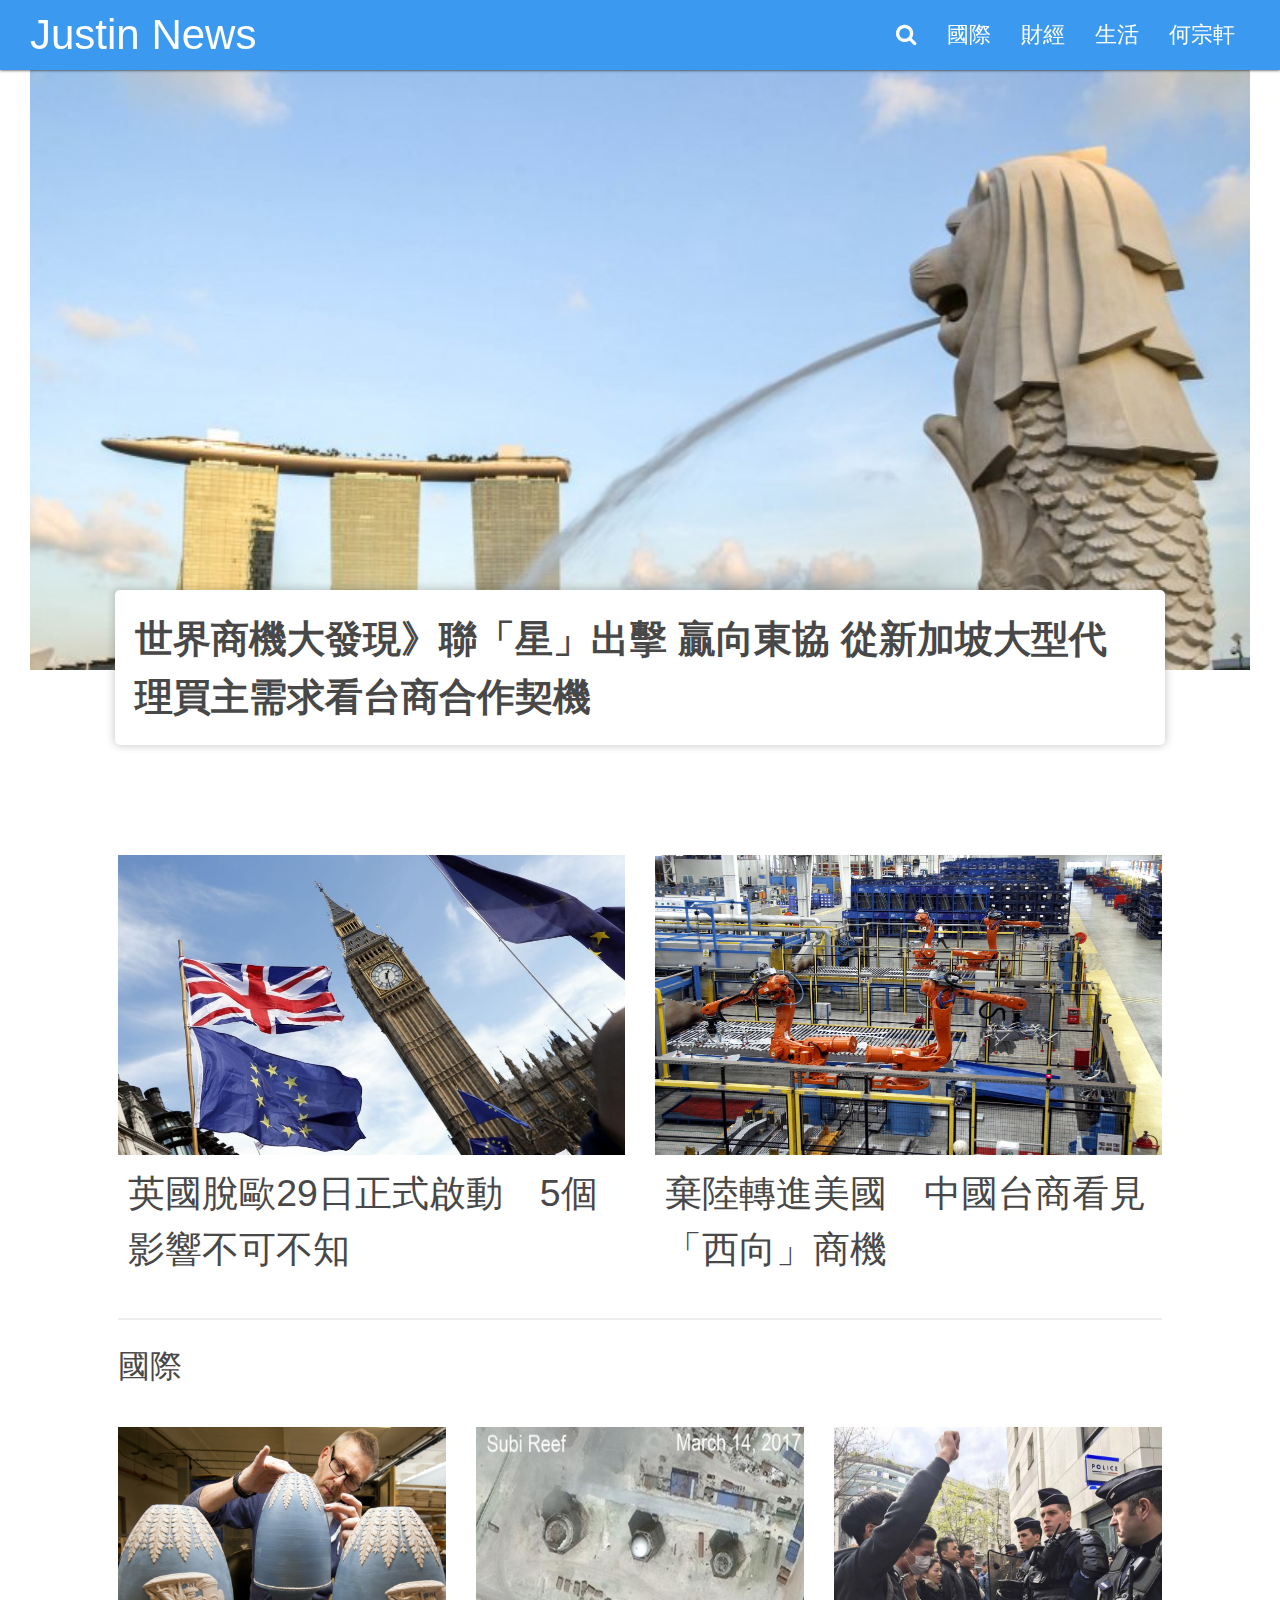
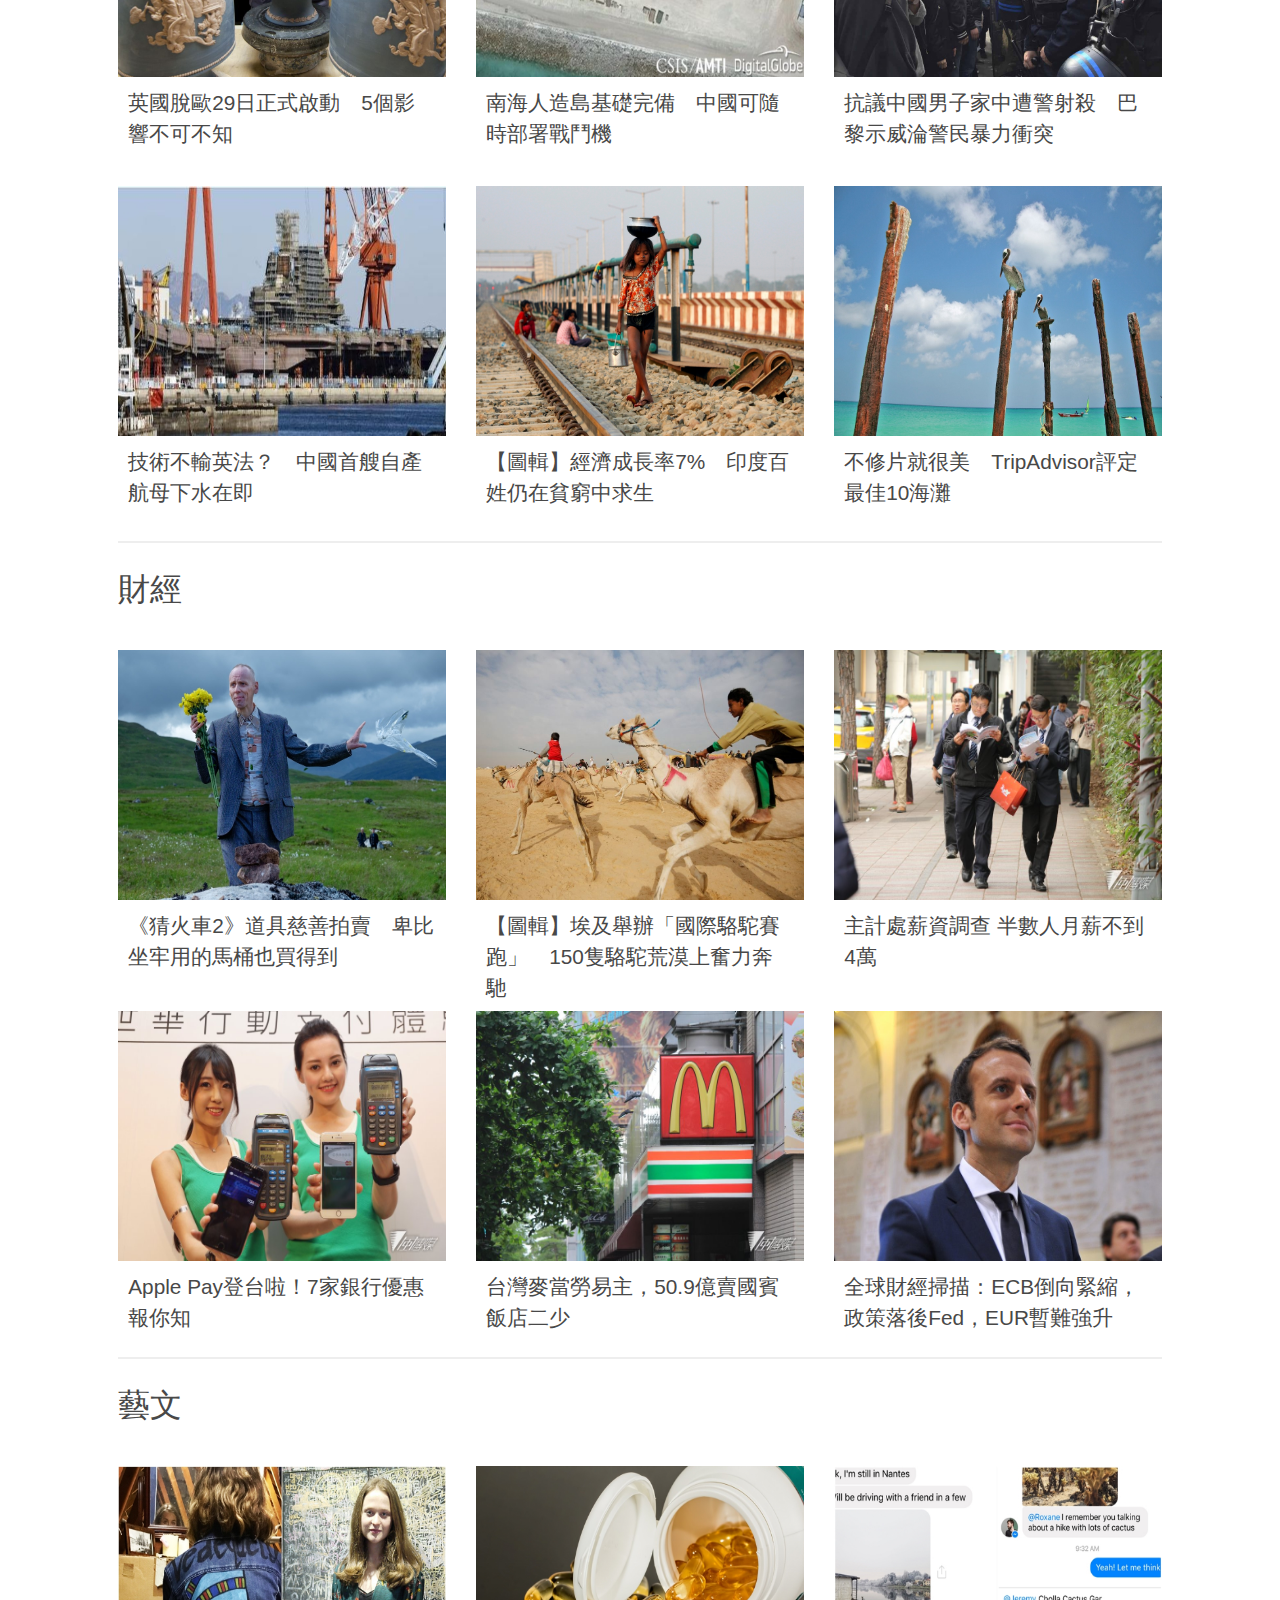
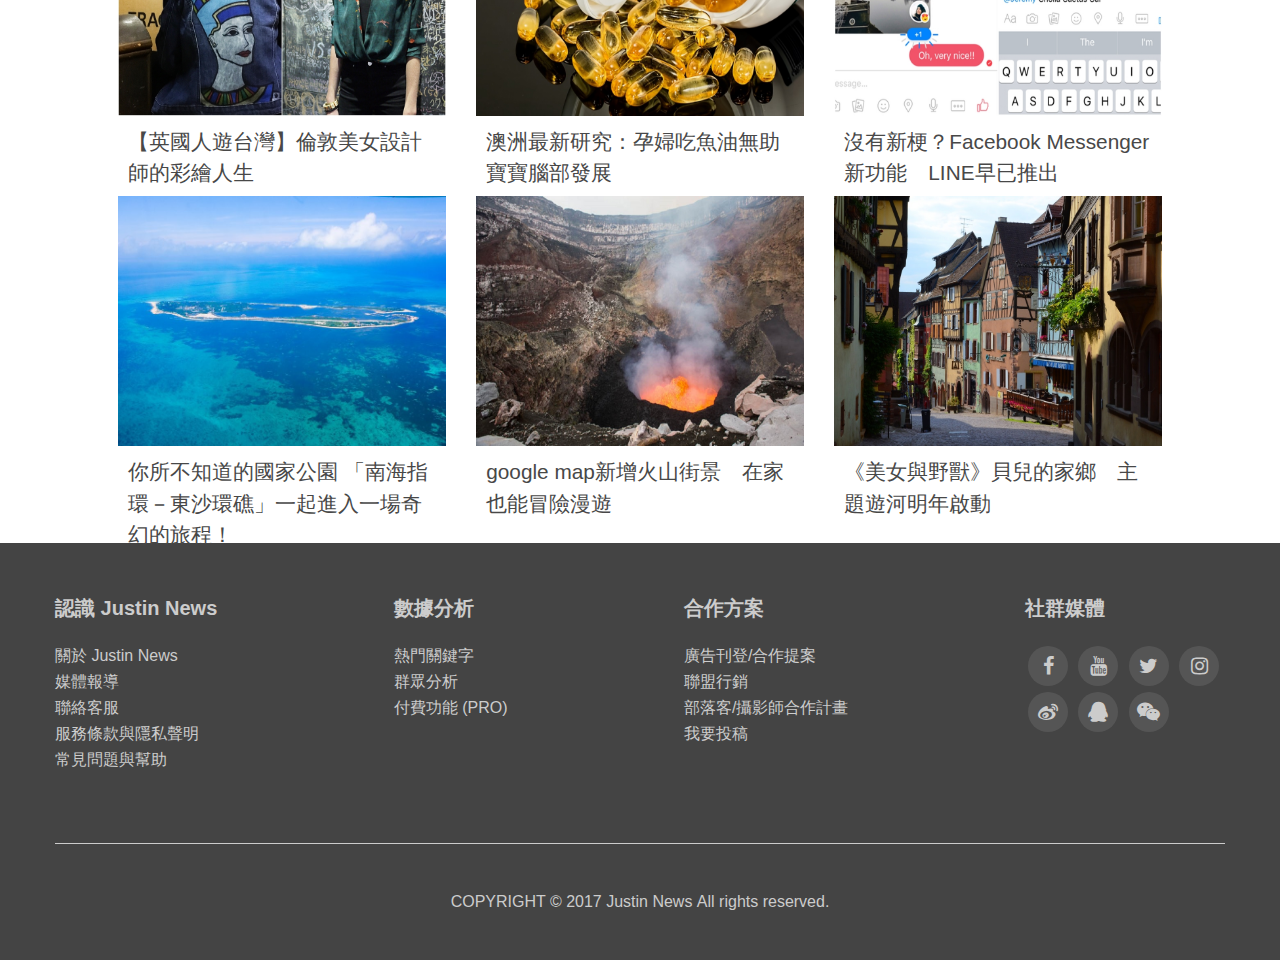
<file: index.html>
<!DOCTYPE html>
<html>
  <head>
    <meta charset="utf-8">
    <meta lang="zh">
    <meta name="viewport" content="width=device-width, initial-scale=1.0">
    <title>Justin News</title>
    <link rel="stylesheet" href="css/reset.css">
    <link rel="stylesheet" href="css/font-awesome.min.css">
    <link rel="stylesheet" href="css/main.css">
  </head>

  <body>

    <header>
      <a class="logo" href="">Justin News</a>
      <nav>
        <!-- 搜尋按鈕 -->
        <a id="btn_search" href="#"><i class="fa fa-search" aria-hidden="true"></i></a>
        <!-- 選單按鈕 -->
        <a class="show-in-mweb" href="#"><i class="fa fa-reorder" aria-hidden="true"></i></a>
        <a class="disable-in-mweb" href="#">國際</a>
        <a class="disable-in-mweb" href="#">財經</a>
        <a class="disable-in-mweb" href="#">生活</a>
        <a id="btn_navLogin" class="disable-in-mweb" href="#">登入</a>
        <a id="btn_navSignup" class="disable-in-mweb" href="#">註冊</a>
        <a class="disable-in-mweb" href="">何宗軒</a>
      </nav>
    </header>

    <!-- Content -->
    <div class="content">

      <section>
        <!-- Slider Bar -->
        <div id="slideBar" class="slider-bar">
          <div class="slider-bar-image-clip-box">
            <img src="./asset/main-page/img01.jpg">
          </div>
          <div class="slider-bar-title">世界商機大發現》聯「星」出擊 贏向東協 從新加坡大型代理買主需求看台商合作契機</div>
        </div>
      </section>

      <!-- Article -->
      <section class="index-section">
        <div id="hotNews" class="news-list">
          <div class="row-2">
            <a href="">
              <img src="./asset/main-page/img02.jpg">
              <div class="news-list-figcaption">英國脫歐29日正式啟動　5個影響不可不知</div>
            </a>
          </div>
          <div class="row-2">
            <a href="">
              <img src="./asset/main-page/img03.jpg">
              <div class="news-list-figcaption">棄陸轉進美國　中國台商看見「西向」商機</div>
            </a>
          </div>
        </div>
      </section>

      <section class="index-section">
        <h2><a href="">國際</a></h2>
        <div id="indexSection_Channel1" class="news-list">
          <div class="row-3">
            <a href="">
              <img src="./asset/main-page/img04.jpg">
              <div class="news-list-figcaption">英國脫歐29日正式啟動　5個影響不可不知</div>
            </a>
          </div>
          <div class="row-3">
            <a href="">
              <img src="./asset/main-page/img05.jpg">
              <div class="news-list-figcaption">南海人造島基礎完備　中國可隨時部署戰鬥機</div>
            </a>
          </div>
          <div class="row-3">
            <a href="">
              <img src="./asset/main-page/img06.jpg">
              <div class="news-list-figcaption">抗議中國男子家中遭警射殺　巴黎示威淪警民暴力衝突</div>
            </a>
          </div>
          <div class="row-3">
            <a href="">
              <img src="./asset/main-page/img07.jpg">
              <div class="news-list-figcaption">技術不輸英法？　中國首艘自產航母下水在即</div>
            </a>
          </div>
          <div class="row-3">
            <a href="">
              <img src="./asset/main-page/img08.jpg">
              <div class="news-list-figcaption">【圖輯】經濟成長率7%　印度百姓仍在貧窮中求生</div>
            </a>
          </div>
          <div class="row-3">
            <a href="">
              <img src="./asset/main-page/img09.jpg">
              <div class="news-list-figcaption">不修片就很美　TripAdvisor評定最佳10海灘</div>
            </a>
          </div>
        </div>
      </section>

      <section class="index-section">
        <h2><a href="">財經</a></h2>
        <div id="indexSection_Channel2" class="news-list">
          <div class="row-3">
            <a href="">
              <img src="./asset/main-page/img10.jpg">
              <div class="news-list-figcaption">《猜火車2》道具慈善拍賣　卑比坐牢用的馬桶也買得到</div>
            </a>
          </div>
          <div class="row-3">
            <a href="">
              <img src="./asset/main-page/img11.jpg">
              <div class="news-list-figcaption">【圖輯】埃及舉辦「國際駱駝賽跑」　150隻駱駝荒漠上奮力奔馳</div>
            </a>
          </div>
          <div class="row-3">
            <a href="">
              <img src="./asset/main-page/img12.jpg">
              <div class="news-list-figcaption">主計處薪資調查 半數人月薪不到4萬</div>
            </a>
          </div>
          <div class="row-3">
            <a href="">
              <img src="./asset/main-page/img13.jpg">
              <div class="news-list-figcaption">Apple Pay登台啦！7家銀行優惠報你知</div>
            </a>
          </div>
          <div class="row-3">
            <a href="">
              <img src="./asset/main-page/img14.jpg">
              <div class="news-list-figcaption">台灣麥當勞易主，50.9億賣國賓飯店二少</div>
            </a>
          </div>
          <div class="row-3">
            <a href="">
              <img src="./asset/main-page/img15.jpg">
              <div class="news-list-figcaption">全球財經掃描：ECB倒向緊縮，政策落後Fed，EUR暫難強升</div>
            </a>
          </div>
        </div>
      </section>

      <section class="index-section">
        <h2><a href="">藝文</a></h2>
        <div id="indexSection_Channel3" class="news-list">
          <div class="row-3">
            <a href="">
              <img src="./asset/main-page/img16.jpg">
              <div class="news-list-figcaption">【英國人遊台灣】倫敦美女設計師的彩繪人生</div>
            </a>
          </div>
          <div class="row-3">
            <a href="">
              <img src="./asset/main-page/img17.jpg">
              <div class="news-list-figcaption">澳洲最新研究：孕婦吃魚油無助寶寶腦部發展</div>
            </a>
          </div>
          <div class="row-3">
            <a href="">
              <img src="./asset/main-page/img18.jpg">
              <div class="news-list-figcaption">沒有新梗？Facebook Messenger新功能　LINE早已推出</div>
            </a>
          </div>
          <div class="row-3">
            <a href="">
              <img src="./asset/main-page/img19.jpg">
              <div class="news-list-figcaption">你所不知道的國家公園 「南海指環－東沙環礁」一起進入一場奇幻的旅程！</div>
            </a>
          </div>
          <div class="row-3">
            <a href="">
              <img src="./asset/main-page/img20.jpg">
              <div class="news-list-figcaption">google map新增火山街景　在家也能冒險漫遊</div>
            </a>
          </div>
          <div class="row-3">
            <a href="">
              <img src="./asset/main-page/img21.jpg">
              <div class="news-list-figcaption">《美女與野獸》貝兒的家鄉　主題遊河明年啟動</div>
            </a>
          </div>
        </div>
      </section>
      <!-- Article End -->

    </div>

    <footer>
      <div class="footer-section-main">
        <div>
          <h1>認識 Justin News</h1>
          <ul>
            <li><a href="#">關於 Justin News</a></li>
            <li><a href="#">媒體報導</a></li>
            <li><a href="#">聯絡客服</a></li>
            <li><a href="#">服務條款與隱私聲明</a></li>
            <li><a href="#">常見問題與幫助</a></li>
          </ul>
        </div>
        <div>
          <h1>數據分析</h1>
          <ul>
            <li><a href="#">熱門關鍵字</a></li>
            <li><a href="#">群眾分析</a></li>
            <li><a href="#">付費功能 (PRO)</a></li>
          </ul>
        </div>
        <div>
          <h1>合作方案</h1>
          <ul>
            <li><a href="#">廣告刊登/合作提案</a></li>
            <li><a href="#">聯盟行銷</a></li>
            <li><a href="#">部落客/攝影師合作計畫</a></li>
            <li><a href="#">我要投稿</a></li>
          </ul>
        </div>
        <div>
          <h1>社群媒體</h1>
          <a href="#"><div class="button-social-media-share background-dark-gray"><i class="fa fa-facebook" aria-hidden="true"></i></div></a>
          <a href="#"><div class="button-social-media-share background-dark-gray"><i class="fa fa-youtube" aria-hidden="true"></i></div></a>
          <a href="#"><div class="button-social-media-share background-dark-gray"><i class="fa fa-twitter" aria-hidden="true"></i></div></a>
          <a href="#"><div class="button-social-media-share background-dark-gray"><i class="fa fa-instagram" aria-hidden="true"></i></div></a>
          <a href="#"><div class="button-social-media-share background-dark-gray"><i class="fa fa-weibo" aria-hidden="true"></i></div></a>
          <a href="#"><div class="button-social-media-share background-dark-gray"><i class="fa fa-qq" aria-hidden="true"></i></div></a>
          <a href="#"><div class="button-social-media-share background-dark-gray"><i class="fa fa-wechat" aria-hidden="true"></i></div></a>
        </div>
      </div>
      <div class="footer-section-legal-declaration">
        <div>COPYRIGHT © 2017 Justin News</div>
        <div>&nbsp;All rights reserved.</div>
      </div>
    </footer>

    <!-- Mobile Menu Bar -->
    <nav>
      <ul>
        <li class="menu-bar-item">
            <a href="">頻道
              <i class="fa fa-angle-down" aria-hidden="true"></i>
            </a>
          <ul class="menu-bar-inner-layer">
            <li class="menu-bar-item">
              <a href="">國際</a>
            </li>
            <li class="menu-bar-item">
              <a href="">財經</a>
            </li>
            <li class="menu-bar-item">
              <a href="">生活</a>
            </li>
          </ul>
        </li>
        <li class="menu-bar-item">
          <a href="">註冊</a>
        </li>
        <li class="menu-bar-item">
          <a href="">登入</a>
        </li>
        <li class="menu-bar-item">
          <a href="">登出</a>
        </li>
      </ul>
    </nav>

    <!-- Search Bar -->
    <div id="searchBar" class="search-box-background">
      <div class="search-box">
        <div class="input-box custom-search-bar">
          <i class="fa fa-search" aria-hidden="true"></i>
          <input type="text" placeholder="請輸入關鍵字">
        </div>
        <div class="search-keyword-area">
          <a class="label-hot-keyword" href="">亞投行</a>
          <a class="label-hot-keyword" href="">倫敦恐攻</a>
          <a class="label-hot-keyword" href="">南海</a>
          <a class="label-hot-keyword" href="">台灣美食</a>
          <a class="label-hot-keyword" href="">川普</a>
          <a class="label-hot-keyword" href="">兩岸</a>
          <a class="label-hot-keyword" href="">薩德</a>
          <a class="label-hot-keyword" href="">出雲號</a>
        </div>
        <a href="" class="custom-button">搜尋</a>
      </div>
    </div>

    <!-- Popup Dialog Login-->
    <div class="dialog-box-background">
      <div class="dialog-box">
        <a href="" class="custom-close-dialog-button"><i class="fa fa-times fa-2x" aria-hidden="true"></i></a>
        <h1>登入</h1>
        <div class="dialog-content">
          <div>
            <div class="input-box input-box-light">
              <i class="fa fa-envelope fa-fw" aria-hidden="true"></i>
              <input type="email" placeholder="電子郵件">
            </div>
          </div>
          <div>
            <div class="input-box input-box-light">
              <i class="fa fa-lock fa-fw" aria-hidden="true"></i>
              <input type="password" placeholder="密碼">
            </div>
          </div>
          <div class="forget-password">
            <a href="">忘記密碼?</a>
          </div>
        </div>
        <a href="" class="custom-button">登入</a>
        <div class="custom-horizontal-line">
          <span>快速登入</span>
        </div>
        <a href="" class="custom-button fb-login"><i class="fa fa-facebook" aria-hidden="true"></i>Facebook</a>
      </div>
    </div>

    <!-- Popup Dialog Message -->
    <div class="dialog-box-background">
      <div class="dialog-box">
        <a href="" class="custom-close-dialog-button"><i class="fa fa-times fa-2x" aria-hidden="true"></i></a>
        <h1>註冊成功</h1>
        <div class="dialog-content">恭喜您註冊成功，成為 Justin News 的會員！<br>請點選下方按鈕登入網站，已確認帳號及密碼。</div>
        <a href="" class="custom-button">登入</a>
      </div>
    </div>

    <script src="./js/app.js"></script>
  </body>
</html>
</file>
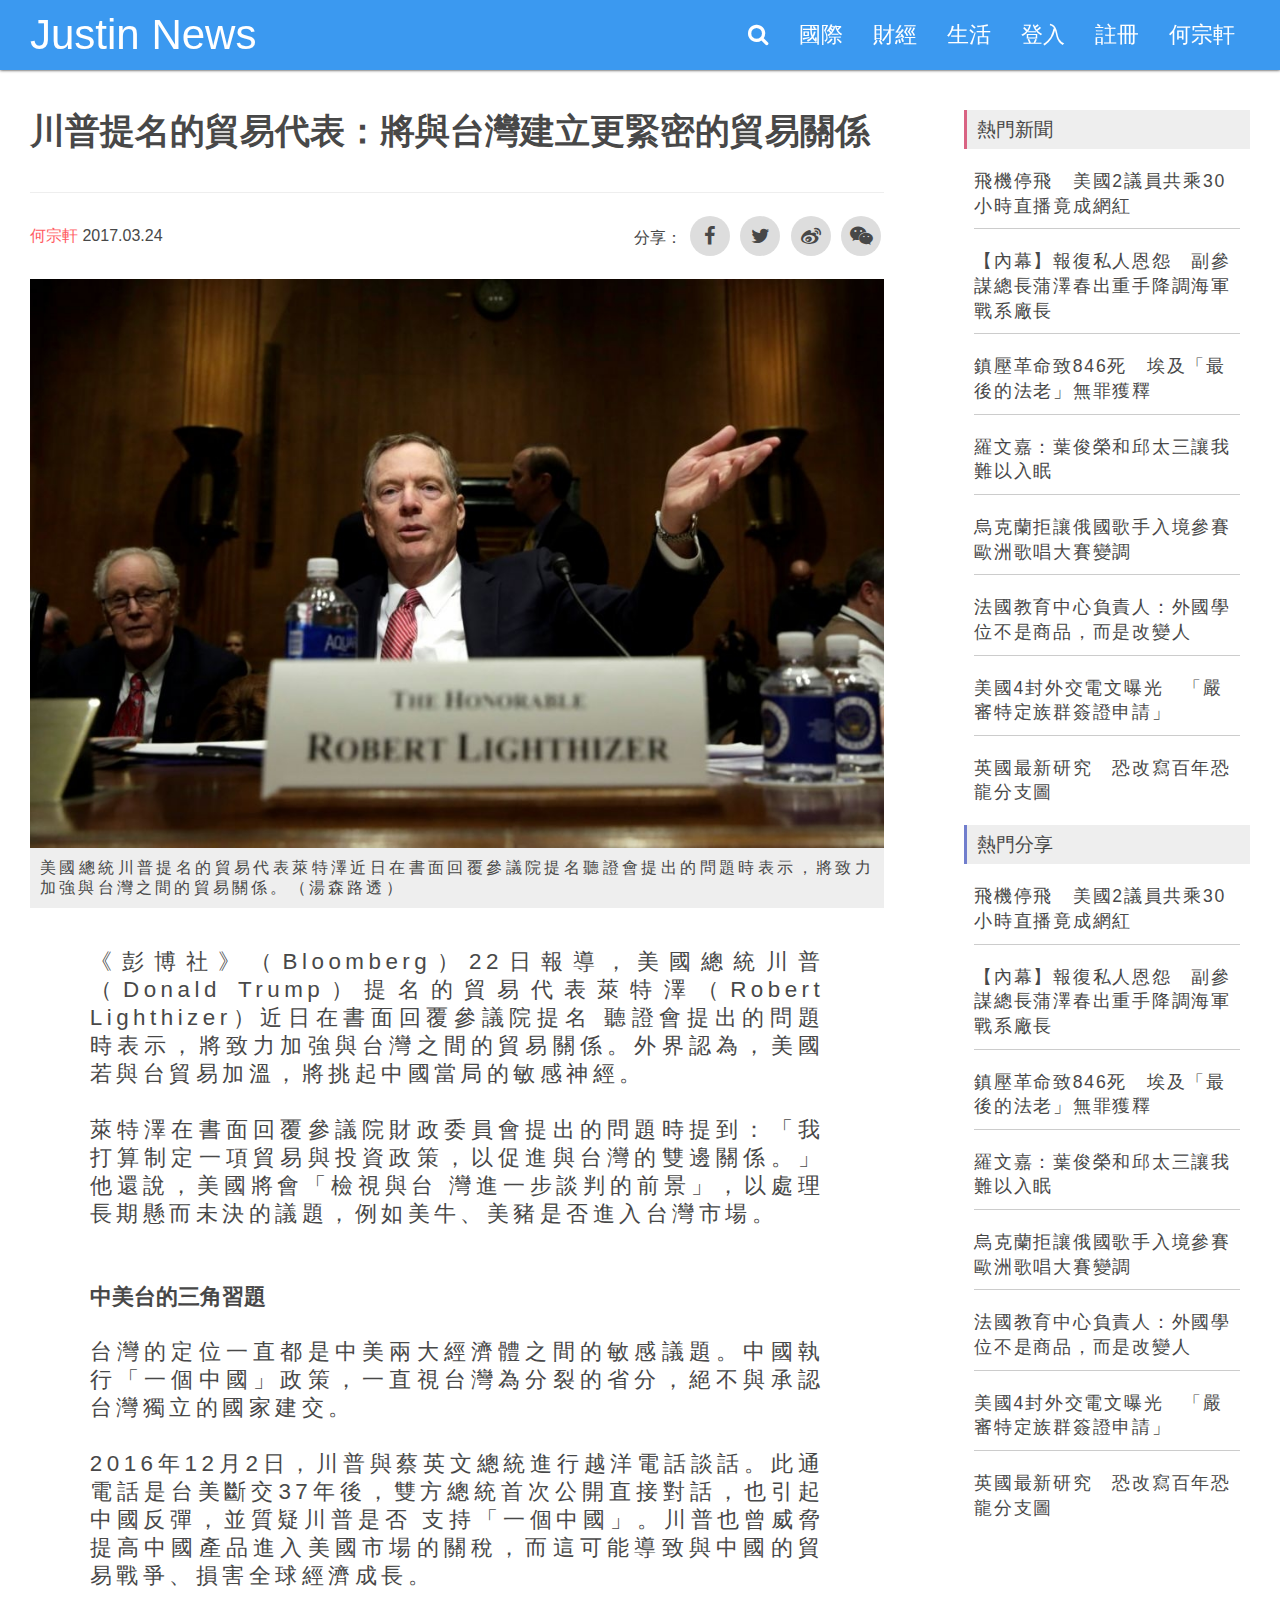
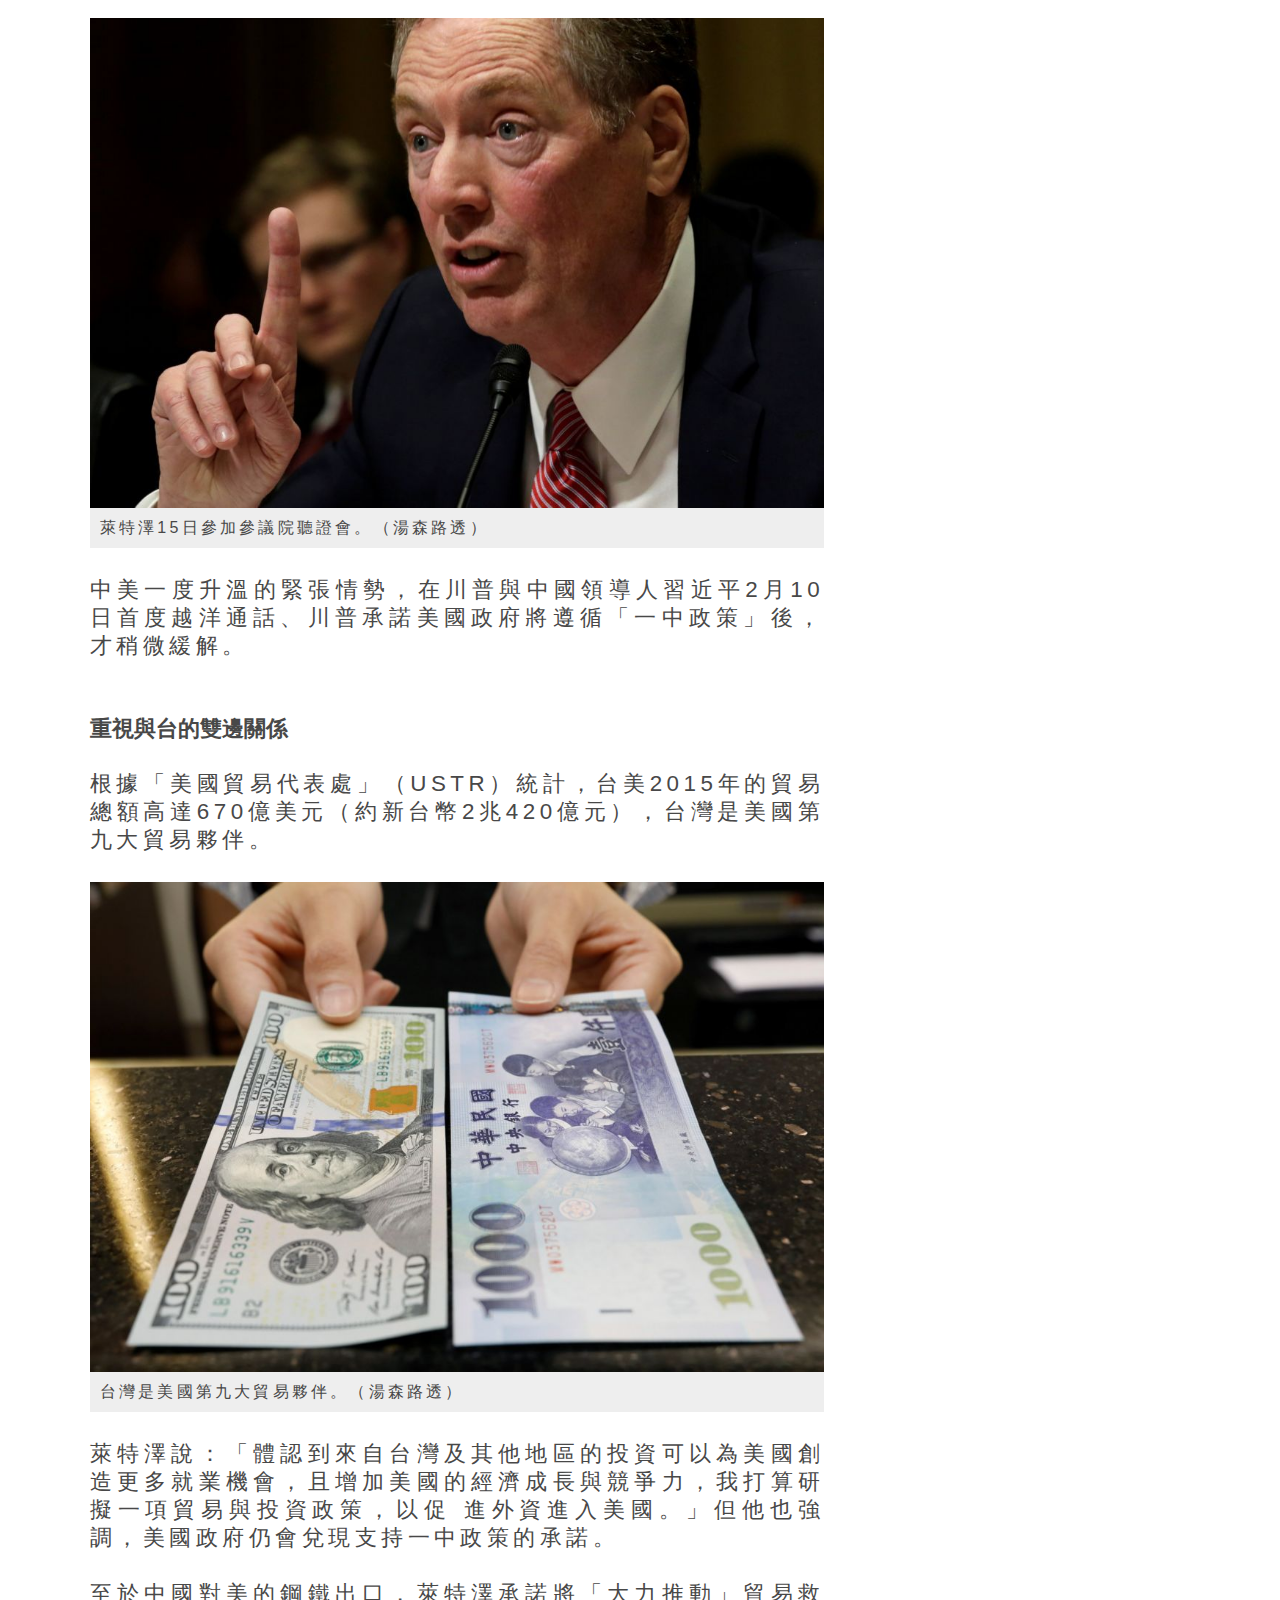
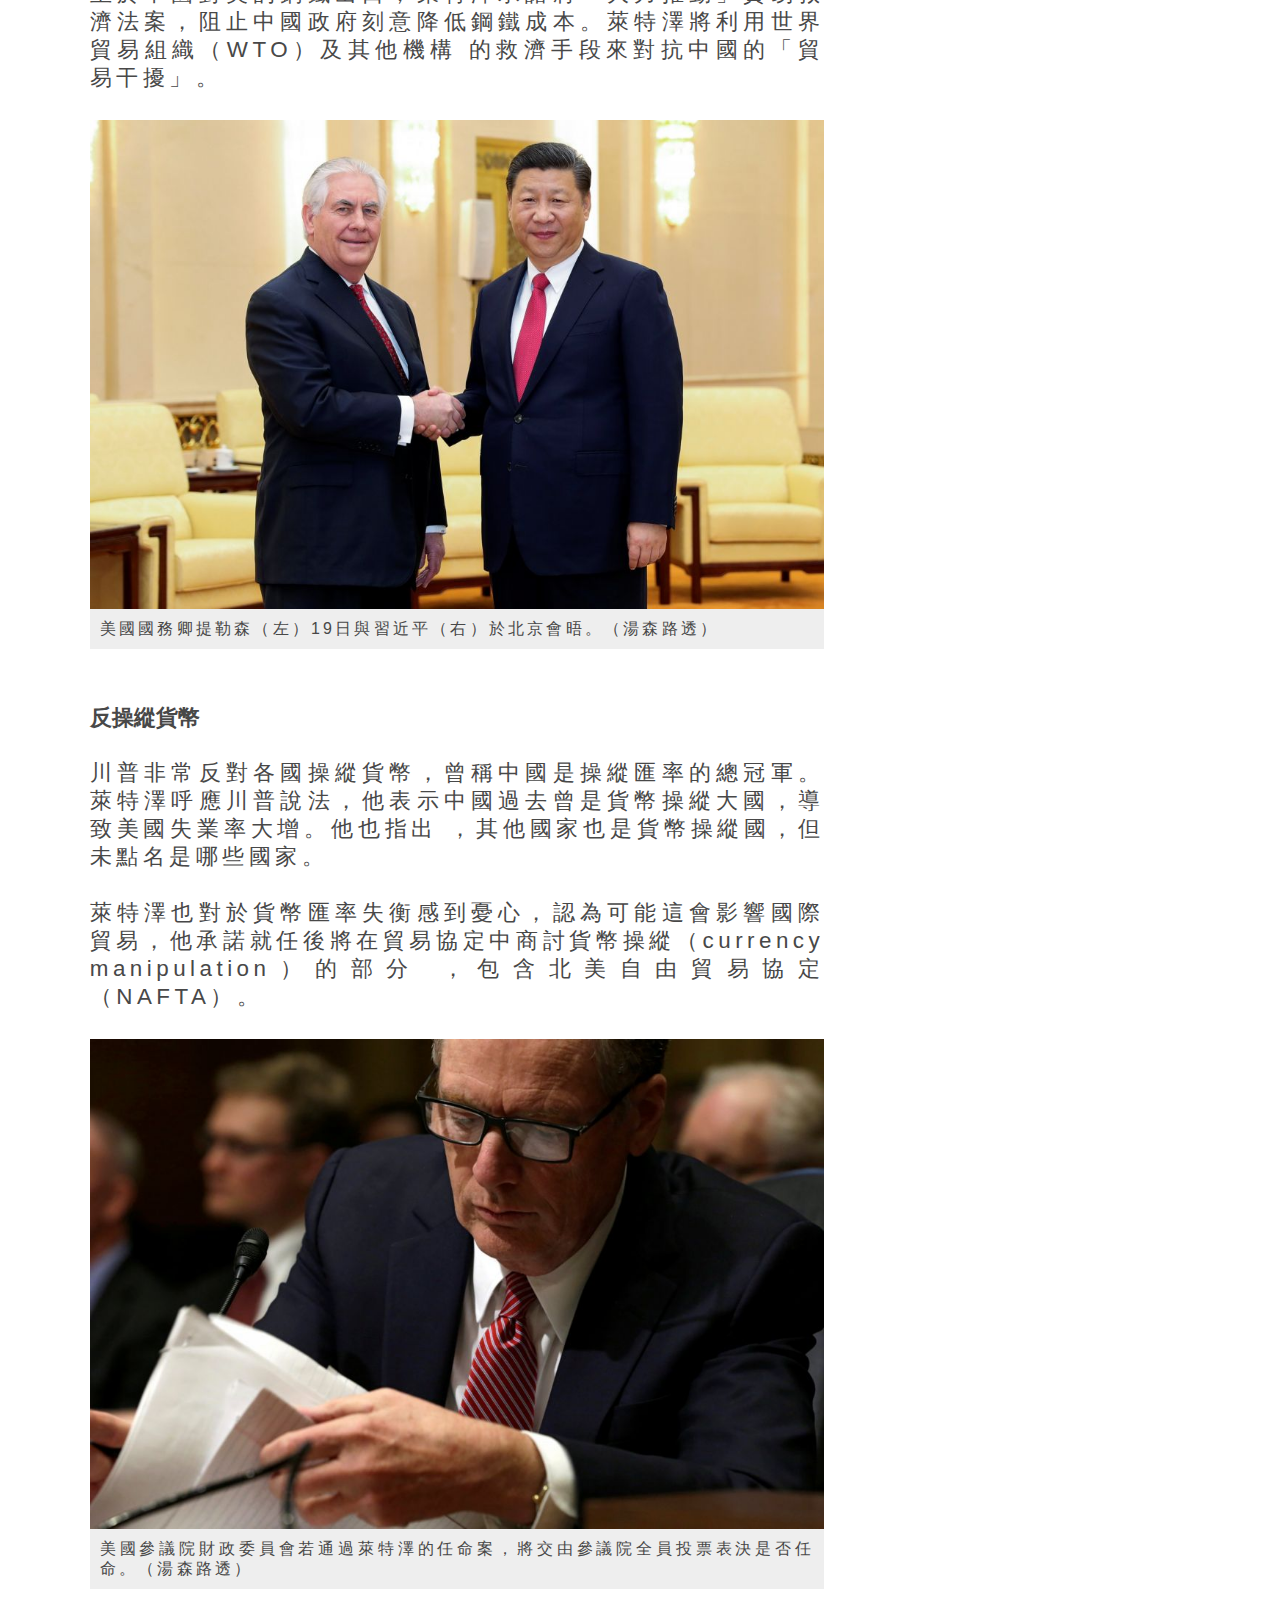
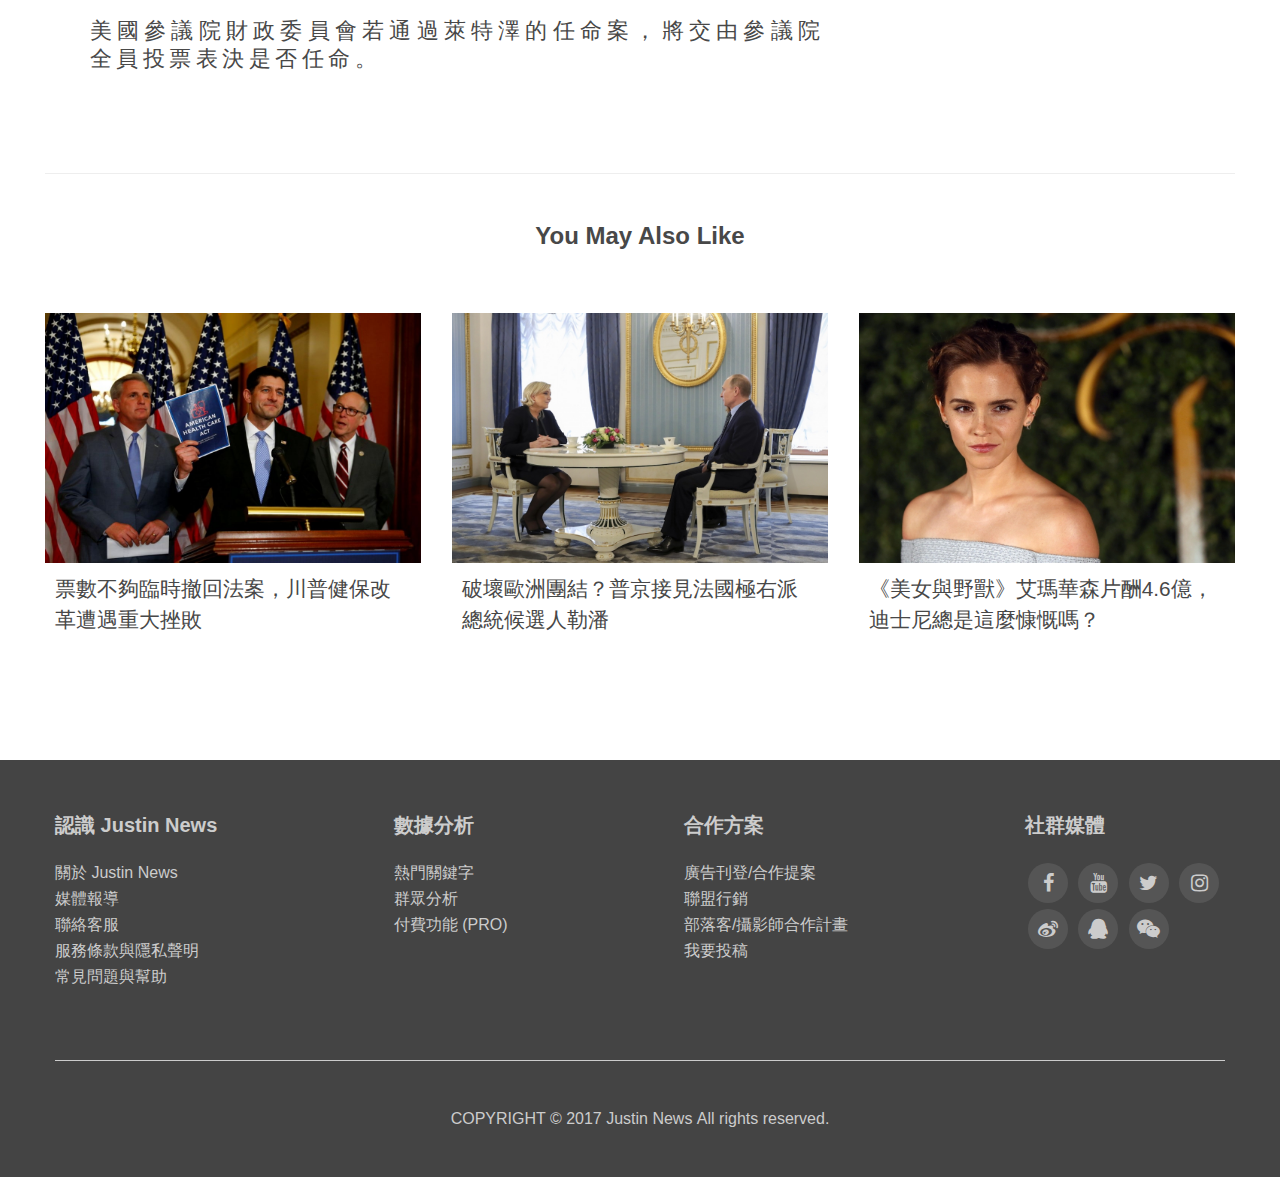
<file: article.html>
<!DOCTYPE html>
<html>
  <head>
    <meta charset="utf-8">
    <meta lang="zh">
    <meta name="viewport" content="width=device-width, initial-scale=1.0">
    <title>Justin News</title>
    <link rel="stylesheet" href="css/reset.css">
    <link rel="stylesheet" href="css/font-awesome.min.css">
    <link rel="stylesheet" href="css/main.css">
  </head>

  <body>

    <header>
      <a class="logo" href="">Justin News</a>
      <nav>
        <!-- 搜尋按鈕 -->
        <a href="#"><i class="fa fa-search" aria-hidden="true"></i></a>
        <!-- 選單按鈕 -->
        <a class="show-in-mweb" href="#"><i class="fa fa-reorder" aria-hidden="true"></i></a>
        <a class="disable-in-mweb" href="#">國際</a>
        <a class="disable-in-mweb" href="#">財經</a>
        <a class="disable-in-mweb" href="#">生活</a>
        <a class="disable-in-mweb" href="#">登入</a>
        <a class="disable-in-mweb" href="#">註冊</a>
        <a class="disable-in-mweb" href="">何宗軒</a>
      </nav>
    </header>

    <!-- Content -->
    <div class="content">

      <div class="article-section-wrapper">
        <section class="article-section">
            <h1>川普提名的貿易代表：將與台灣建立更緊密的貿易關係</h1>
            <div class="article-info-and-share">
              <div>
                <a class="author" href="">何宗軒</a>
                <span>2017.03.24</span>
              </div>
              <div>
                <span>分享：</span>
                <a href="#"><div class="button-social-media-share background-light-gray"><i class="fa fa-facebook" aria-hidden="true"></i></div></a>
                <a href="#"><div class="button-social-media-share background-light-gray"><i class="fa fa-twitter" aria-hidden="true"></i></div></a>
                <a href="#"><div class="button-social-media-share background-light-gray"><i class="fa fa-weibo" aria-hidden="true"></i></div></a>
                <a href="#"><div class="button-social-media-share background-light-gray"><i class="fa fa-wechat" aria-hidden="true"></i></div></a>
              </div>
            </div>
            <figure>
              <img src="./asset/article-photo/img01.jpg">
              <figcaption>美國總統川普提名的貿易代表萊特澤近日在書面回覆參議院提名聽證會提出的問題時表示，將致力加強與台灣之間的貿易關係。（湯森路透）</figcaption>
            </figure>
            <div class="article-content">
              <p>《彭博社》（Bloomberg）22日報導，美國總統川普（Donald Trump）提名的貿易代表萊特澤（Robert Lighthizer）近日在書面回覆參議院提名  聽證會提出的問題時表示，將致力加強與台灣之間的貿易關係。外界認為，美國若與台貿易加溫，將挑起中國當局的敏感神經。</p>
              <p>&nbsp;</p>
              <p>萊特澤在書面回覆參議院財政委員會提出的問題時提到：「我打算制定一項貿易與投資政策，以促進與台灣的雙邊關係。」他還說，美國將會「檢視與台  灣進一步談判的前景」，以處理長期懸而未決的議題，例如美牛、美豬是否進入台灣市場。</p>
              <p>&nbsp;</p>
              <h3>中美台的三角習題</h3>
              <p>台灣的定位一直都是中美兩大經濟體之間的敏感議題。中國執行「一個中國」政策，一直視台灣為分裂的省分，絕不與承認台灣獨立的國家建交。</p>
              <p>&nbsp;</p>
              <p>2016年12月2日，川普與蔡英文總統進行越洋電話談話。此通電話是台美斷交37年後，雙方總統首次公開直接對話，也引起中國反彈，並質疑川普是否  支持「一個中國」。川普也曾威脅提高中國產品進入美國市場的關稅，而這可能導致與中國的貿易戰爭、損害全球經濟成長。</p>
              <p>&nbsp;</p>
              <figure>
                <img src="./asset/article-photo/img02.jpg">
                <figcaption>萊特澤15日參加參議院聽證會。（湯森路透）</figcaption>
              </figure>
              <p>&nbsp;</p>
              <p>中美一度升溫的緊張情勢，在川普與中國領導人習近平2月10日首度越洋通話、川普承諾美國政府將遵循「一中政策」後，才稍微緩解。</p>
              <p>&nbsp;</p>
              <h3>重視與台的雙邊關係</h3>
              <p>根據「美國貿易代表處」（USTR）統計，台美2015年的貿易總額高達670億美元（約新台幣2兆420億元），台灣是美國第九大貿易夥伴。
              <p>&nbsp;</p>
              <figure>
                <img src="./asset/article-photo/img03.jpg">
                <figcaption>台灣是美國第九大貿易夥伴。（湯森路透）</figcaption>
              </figure>
              <p>&nbsp;</p>
              <p>萊特澤說：「體認到來自台灣及其他地區的投資可以為美國創造更多就業機會，且增加美國的經濟成長與競爭力，我打算研擬一項貿易與投資政策，以促  進外資進入美國。」但他也強調，美國政府仍會兌現支持一中政策的承諾。</p>
              <p>&nbsp;</p>
              <p>至於中國對美的鋼鐵出口，萊特澤承諾將「大力推動」貿易救濟法案，阻止中國政府刻意降低鋼鐵成本。萊特澤將利用世界貿易組織（WTO）及其他機構  的救濟手段來對抗中國的「貿易干擾」。</p>
              <p>&nbsp;</p>
              <figure>
                <img src="./asset/article-photo/img04.jpg">
                <figcaption>美國國務卿提勒森（左）19日與習近平（右）於北京會晤。（湯森路透）</figcaption>
              </figure>
              <p>&nbsp;</p>
              <h3>反操縱貨幣</h3>
              <p>川普非常反對各國操縱貨幣，曾稱中國是操縱匯率的總冠軍。萊特澤呼應川普說法，他表示中國過去曾是貨幣操縱大國，導致美國失業率大增。他也指出  ，其他國家也是貨幣操縱國，但未點名是哪些國家。</p>
              <p>&nbsp;</p>
              <p>萊特澤也對於貨幣匯率失衡感到憂心，認為可能這會影響國際貿易，他承諾就任後將在貿易協定中商討貨幣操縱（currency manipulation）的部分  ，包含北美自由貿易協定（NAFTA）。</p>
              <p>&nbsp;</p>
              <figure>
                <img src="./asset/article-photo/img05.jpg">
                <figcaption>美國參議院財政委員會若通過萊特澤的任命案，將交由參議院全員投票表決是否任命。（湯森路透）</figcaption>
              </figure>
              <p>&nbsp;</p>
              <p>美國參議院財政委員會若通過萊特澤的任命案，將交由參議院全員投票表決是否任命。</p>
            </div>
        </section>

        <section class="article-section">
          <h1>You May Also Like</h1>
          <div class="news-list">
            <div class="row-3">
              <a href="">
                <img src="./asset/article-photo/img07.jpg">
                <div class="news-list-figcaption">票數不夠臨時撤回法案，川普健保改革遭遇重大挫敗</div>
              </a>
            </div>
            <div class="row-3">
              <a href="">
                <img src="./asset/article-photo/img08.jpg">
                <div class="news-list-figcaption">破壞歐洲團結？普京接見法國極右派總統候選人勒潘</div>
              </a>
            </div>
            <div class="row-3">
              <a href="">
                <img src="./asset/article-photo/img09.jpg">
                <div class="news-list-figcaption">《美女與野獸》艾瑪華森片酬4.6億，迪士尼總是這麼慷慨嗎？</div>
              </a>
            </div>
          </div>
        </section>
        <section class="article-section">
          <h3 class="news-feed-title">熱門新聞</h3>
          <ul class="news-feed">
            <li>
              <a href="">飛機停飛　美國2議員共乘30小時直播竟成網紅</a>
            </li>
            <li>
              <a href="">【內幕】報復私人恩怨　副參謀總長蒲澤春出重手降調海軍戰系廠長</a>
            </li>
            <li>
              <a href="">鎮壓革命致846死　埃及「最後的法老」無罪獲釋</a>
            </li>
            <li>
              <a href="">羅文嘉：葉俊榮和邱太三讓我難以入眠</a>
            </li>
            <li>
              <a href="">烏克蘭拒讓俄國歌手入境參賽　歐洲歌唱大賽變調</a>
            </li>
            <li>
              <a href="">法國教育中心負責人：外國學位不是商品，而是改變人</a>
            </li>
            <li>
              <a href="">美國4封外交電文曝光　「嚴審特定族群簽證申請」</a>
            </li>
            <li>
              <a href="">英國最新研究　恐改寫百年恐龍分支圖</a>
            </li>
          </ul>
          <h3 class="news-feed-title">熱門分享</h3>
          <ul class="news-feed">
            <li>
              <a href="">飛機停飛　美國2議員共乘30小時直播竟成網紅</a>
            </li>
            <li>
              <a href="">【內幕】報復私人恩怨　副參謀總長蒲澤春出重手降調海軍戰系廠長</a>
            </li>
            <li>
              <a href="">鎮壓革命致846死　埃及「最後的法老」無罪獲釋</a>
            </li>
            <li>
              <a href="">羅文嘉：葉俊榮和邱太三讓我難以入眠</a>
            </li>
            <li>
              <a href="">烏克蘭拒讓俄國歌手入境參賽　歐洲歌唱大賽變調</a>
            </li>
            <li>
              <a href="">法國教育中心負責人：外國學位不是商品，而是改變人</a>
            </li>
            <li>
              <a href="">美國4封外交電文曝光　「嚴審特定族群簽證申請」</a>
            </li>
            <li>
              <a href="">英國最新研究　恐改寫百年恐龍分支圖</a>
            </li>
          </ul>
        </section>
      </div>
    </div>

    <footer>
      <div class="footer-section-main">
        <div>
          <h1>認識 Justin News</h1>
          <ul>
            <li><a href="#">關於 Justin News</a></li>
            <li><a href="#">媒體報導</a></li>
            <li><a href="#">聯絡客服</a></li>
            <li><a href="#">服務條款與隱私聲明</a></li>
            <li><a href="#">常見問題與幫助</a></li>
          </ul>
        </div>
        <div>
          <h1>數據分析</h1>
          <ul>
            <li><a href="#">熱門關鍵字</a></li>
            <li><a href="#">群眾分析</a></li>
            <li><a href="#">付費功能 (PRO)</a></li>
          </ul>
        </div>
        <div>
          <h1>合作方案</h1>
          <ul>
            <li><a href="#">廣告刊登/合作提案</a></li>
            <li><a href="#">聯盟行銷</a></li>
            <li><a href="#">部落客/攝影師合作計畫</a></li>
            <li><a href="#">我要投稿</a></li>
          </ul>
        </div>
        <div>
          <h1>社群媒體</h1>
          <a href="#"><div class="button-social-media-share background-dark-gray"><i class="fa fa-facebook" aria-hidden="true"></i></div></a>
          <a href="#"><div class="button-social-media-share background-dark-gray"><i class="fa fa-youtube" aria-hidden="true"></i></div></a>
          <a href="#"><div class="button-social-media-share background-dark-gray"><i class="fa fa-twitter" aria-hidden="true"></i></div></a>
          <a href="#"><div class="button-social-media-share background-dark-gray"><i class="fa fa-instagram" aria-hidden="true"></i></div></a>
          <a href="#"><div class="button-social-media-share background-dark-gray"><i class="fa fa-weibo" aria-hidden="true"></i></div></a>
          <a href="#"><div class="button-social-media-share background-dark-gray"><i class="fa fa-qq" aria-hidden="true"></i></div></a>
          <a href="#"><div class="button-social-media-share background-dark-gray"><i class="fa fa-wechat" aria-hidden="true"></i></div></a>
        </div>
      </div>
      <div class="footer-section-legal-declaration">
        <div>COPYRIGHT © 2017 Justin News</div>
        <div>&nbsp;All rights reserved.</div>
      </div>
    </footer>

    <!-- Mobile Menu Bar -->
    <nav>
      <ul>
        <li class="menu-bar-item">
            <a href="">頻道
              <i class="fa fa-angle-down" aria-hidden="true"></i>
            </a>
          <ul class="menu-bar-inner-layer">
            <li class="menu-bar-item">
              <a href="">國際</a>
            </li>
            <li class="menu-bar-item">
              <a href="">財經</a>
            </li>
            <li class="menu-bar-item">
              <a href="">生活</a>
            </li>
          </ul>
        </li>
        <li class="menu-bar-item">
          <a href="">註冊</a>
        </li>
        <li class="menu-bar-item">
          <a href="">登入</a>
        </li>
        <li class="menu-bar-item">
          <a href="">登出</a>
        </li>
      </ul>
    </nav>

    <!-- Search Bar -->
    <div class="search-box-background">
      <div class="search-box">
        <div class="input-box custom-search-bar">
          <i class="fa fa-search" aria-hidden="true"></i>
          <input type="text" placeholder="請輸入關鍵字">
        </div>
        <div class="search-keyword-area">
          <a class="label-hot-keyword" href="">亞投行</a>
          <a class="label-hot-keyword" href="">倫敦恐攻</a>
          <a class="label-hot-keyword" href="">南海</a>
          <a class="label-hot-keyword" href="">台灣美食</a>
          <a class="label-hot-keyword" href="">川普</a>
          <a class="label-hot-keyword" href="">兩岸</a>
          <a class="label-hot-keyword" href="">薩德</a>
          <a class="label-hot-keyword" href="">出雲號</a>
        </div>
        <a href="" class="custom-button">搜尋</a>
      </div>
    </div>

    <!-- Popup Dialog Login-->
    <div class="dialog-box-background">
      <div class="dialog-box">
        <a href="" class="custom-close-dialog-button"><i class="fa fa-times fa-2x" aria-hidden="true"></i></a>
        <h1>登入</h1>
        <div class="dialog-content">
          <div>
            <div class="input-box input-box-light">
              <i class="fa fa-envelope fa-fw" aria-hidden="true"></i>
              <input type="email" placeholder="電子郵件">
            </div>
          </div>
          <div>
            <div class="input-box input-box-light">
              <i class="fa fa-lock fa-fw" aria-hidden="true"></i>
              <input type="password" placeholder="密碼">
            </div>
          </div>
          <div class="forget-password">
            <a href="">忘記密碼?</a>
          </div>
        </div>
        <a href="" class="custom-button">登入</a>
        <div class="custom-horizontal-line">
          <span>快速登入</span>
        </div>
        <a href="" class="custom-button fb-login"><i class="fa fa-facebook" aria-hidden="true"></i>Facebook</a>
      </div>
    </div>

    <!-- Popup Dialog Message -->
    <div class="dialog-box-background">
      <div class="dialog-box">
        <a href="" class="custom-close-dialog-button"><i class="fa fa-times fa-2x" aria-hidden="true"></i></a>
        <h1>註冊成功</h1>
        <div class="dialog-content">恭喜您註冊成功，成為 Justin News 的會員！<br>請點選下方按鈕登入網站，已確認帳號及密碼。</div>
        <a href="" class="custom-button">登入</a>
      </div>
    </div>

  </body>
</html>
</file>
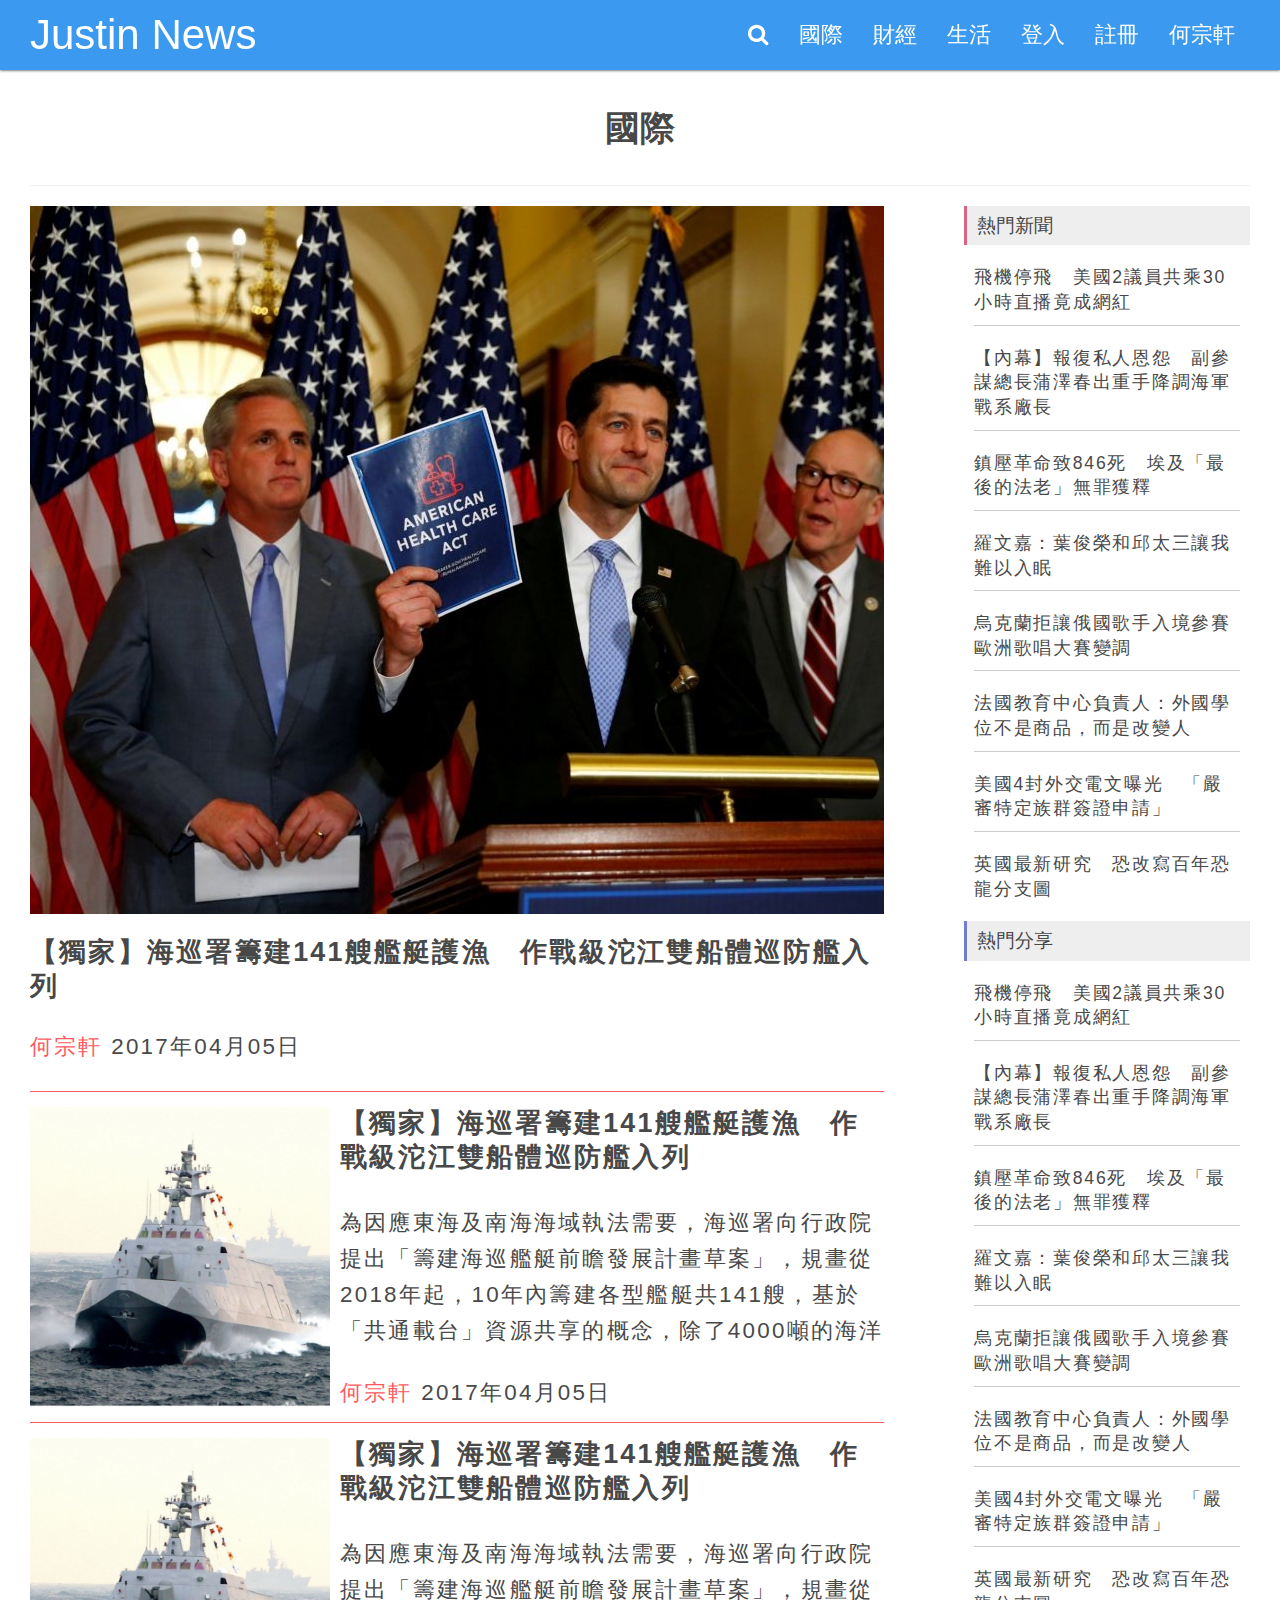
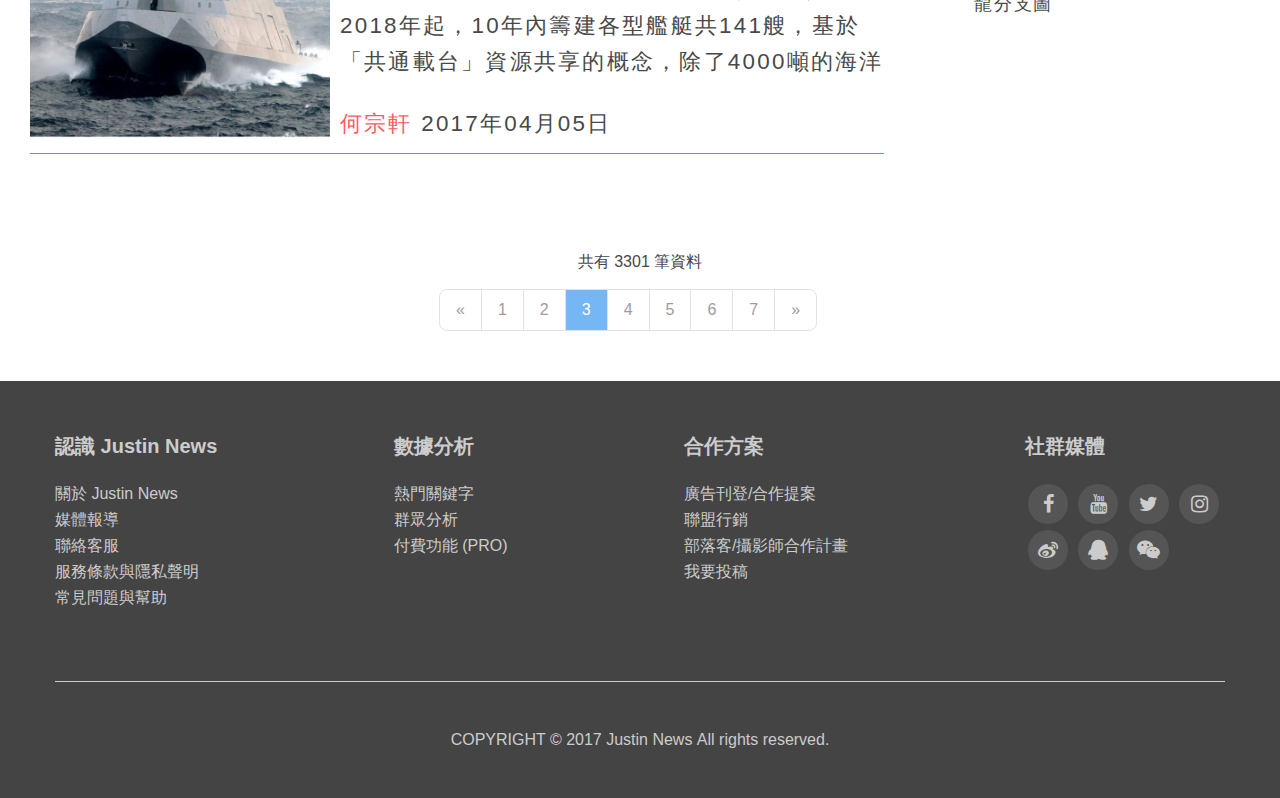
<file: channel.html>
<!DOCTYPE html>
<html>
  <head>
    <meta charset="utf-8">
    <meta lang="zh">
    <meta name="viewport" content="width=device-width, initial-scale=1.0">
    <title>Justin News</title>
    <link rel="stylesheet" href="css/reset.css">
    <link rel="stylesheet" href="css/font-awesome.min.css">
    <link rel="stylesheet" href="css/main.css">
  </head>

  <body>

    <header>
      <a class="logo" href="">Justin News</a>
      <nav>
        <!-- 搜尋按鈕 -->
        <a href="#"><i class="fa fa-search" aria-hidden="true"></i></a>
        <!-- 選單按鈕 -->
        <a class="show-in-mweb" href="#"><i class="fa fa-reorder" aria-hidden="true"></i></a>
        <a class="disable-in-mweb" href="#">國際</a>
        <a class="disable-in-mweb" href="#">財經</a>
        <a class="disable-in-mweb" href="#">生活</a>
        <a class="disable-in-mweb" href="#">登入</a>
        <a class="disable-in-mweb" href="#">註冊</a>
        <a class="disable-in-mweb" href="">何宗軒</a>
      </nav>
    </header>

    <!-- Content -->
    <div class="content">
      <h1 class="channel-title">國際</h1>
      <div class="channel-section-wrapper">
        <section class="channel-section">
          <ul class="channel-list">
            <li class="channel-item">
              <div class="channel-photo">
                <img src="./asset/article-photo/img07.jpg">
              </div>
              <div class="channel-description">
                <a href="">【獨家】海巡署籌建141艘艦艇護漁　作戰級沱江雙船體巡防艦入列</a>
                <a href="">為因應東海及南海海域執法需要，海巡署向行政院提出「籌建海巡艦艇前瞻發展計畫草案」，規畫從2018年起，10年內籌建各型艦艇共141艘，基於「共通載台」資源共享的概念，除了4000噸的海洋巡防艦與海軍新一代飛彈巡防艦用同一船艦設計之外，據指出，1000噸級的遠洋漁業巡護艦，海巡署已將海軍曾規畫的大型沱江雙船體巡防艦列入評估船艦的項目中。</a>
                <div>
                  <span class="author">何宗軒</span>
                  <span>2017年04月05日</span>
                </div>
              </div>
            </li>

            <li class="channel-item">
              <div class="channel-photo">
                <img src="./asset/article-photo/img10.jpg">
              </div>
              <div class="channel-description">
                <a href="">【獨家】海巡署籌建141艘艦艇護漁　作戰級沱江雙船體巡防艦入列</a>
                <a href="">為因應東海及南海海域執法需要，海巡署向行政院提出「籌建海巡艦艇前瞻發展計畫草案」，規畫從2018年起，10年內籌建各型艦艇共141艘，基於「共通載台」資源共享的概念，除了4000噸的海洋巡防艦與海軍新一代飛彈巡防艦用同一船艦設計之外，據指出，1000噸級的遠洋漁業巡護艦，海巡署已將海軍曾規畫的大型沱江雙船體巡防艦列入評估船艦的項目中。</a>
                <div>
                  <span class="author">何宗軒</span>
                  <span>2017年04月05日</span>
                </div>
              </div>
            </li>

            <li class="channel-item">
              <div class="channel-photo">
                <img src="./asset/article-photo/img10.jpg">
              </div>
              <div class="channel-description">
                <a href="">【獨家】海巡署籌建141艘艦艇護漁　作戰級沱江雙船體巡防艦入列</a>
                <a href="">為因應東海及南海海域執法需要，海巡署向行政院提出「籌建海巡艦艇前瞻發展計畫草案」，規畫從2018年起，10年內籌建各型艦艇共141艘，基於「共通載台」資源共享的概念，除了4000噸的海洋巡防艦與海軍新一代飛彈巡防艦用同一船艦設計之外，據指出，1000噸級的遠洋漁業巡護艦，海巡署已將海軍曾規畫的大型沱江雙船體巡防艦列入評估船艦的項目中。</a>
                <div>
                  <span class="author">何宗軒</span>
                  <span>2017年04月05日</span>
                </div>
              </div>
            </li>

          </ul>
        </section>
        <section class="channel-section">
          <h3 class="news-feed-title">熱門新聞</h3>
          <ul class="news-feed">
            <li>
              <a href="">飛機停飛　美國2議員共乘30小時直播竟成網紅</a>
            </li>
            <li>
              <a href="">【內幕】報復私人恩怨　副參謀總長蒲澤春出重手降調海軍戰系廠長</a>
            </li>
            <li>
              <a href="">鎮壓革命致846死　埃及「最後的法老」無罪獲釋</a>
            </li>
            <li>
              <a href="">羅文嘉：葉俊榮和邱太三讓我難以入眠</a>
            </li>
            <li>
              <a href="">烏克蘭拒讓俄國歌手入境參賽　歐洲歌唱大賽變調</a>
            </li>
            <li>
              <a href="">法國教育中心負責人：外國學位不是商品，而是改變人</a>
            </li>
            <li>
              <a href="">美國4封外交電文曝光　「嚴審特定族群簽證申請」</a>
            </li>
            <li>
              <a href="">英國最新研究　恐改寫百年恐龍分支圖</a>
            </li>
          </ul>
          <h3 class="news-feed-title">熱門分享</h3>
          <ul class="news-feed">
            <li>
              <a href="">飛機停飛　美國2議員共乘30小時直播竟成網紅</a>
            </li>
            <li>
              <a href="">【內幕】報復私人恩怨　副參謀總長蒲澤春出重手降調海軍戰系廠長</a>
            </li>
            <li>
              <a href="">鎮壓革命致846死　埃及「最後的法老」無罪獲釋</a>
            </li>
            <li>
              <a href="">羅文嘉：葉俊榮和邱太三讓我難以入眠</a>
            </li>
            <li>
              <a href="">烏克蘭拒讓俄國歌手入境參賽　歐洲歌唱大賽變調</a>
            </li>
            <li>
              <a href="">法國教育中心負責人：外國學位不是商品，而是改變人</a>
            </li>
            <li>
              <a href="">美國4封外交電文曝光　「嚴審特定族群簽證申請」</a>
            </li>
            <li>
              <a href="">英國最新研究　恐改寫百年恐龍分支圖</a>
            </li>
          </ul>
        </section>

        <section class="channel-section">
          <!-- Pagination -->
          <div class="pagination">
            <h1>共有 3301 筆資料</h1>
            <div class="pagination_container">
              <a href="#">«</a>
              <a href="#">1</a>
              <a href="#">2</a>
              <a href="#" class="pagination_active">3</a>
              <a href="#">4</a>
              <a href="#">5</a>
              <a href="#">6</a>
              <a href="#">7</a>
              <a href="#">»</a>
            </div>
          </div>
        </section>

      </div>
    </div>

    <footer>
      <div class="footer-section-main">
        <div>
          <h1>認識 Justin News</h1>
          <ul>
            <li><a href="#">關於 Justin News</a></li>
            <li><a href="#">媒體報導</a></li>
            <li><a href="#">聯絡客服</a></li>
            <li><a href="#">服務條款與隱私聲明</a></li>
            <li><a href="#">常見問題與幫助</a></li>
          </ul>
        </div>
        <div>
          <h1>數據分析</h1>
          <ul>
            <li><a href="#">熱門關鍵字</a></li>
            <li><a href="#">群眾分析</a></li>
            <li><a href="#">付費功能 (PRO)</a></li>
          </ul>
        </div>
        <div>
          <h1>合作方案</h1>
          <ul>
            <li><a href="#">廣告刊登/合作提案</a></li>
            <li><a href="#">聯盟行銷</a></li>
            <li><a href="#">部落客/攝影師合作計畫</a></li>
            <li><a href="#">我要投稿</a></li>
          </ul>
        </div>
        <div>
          <h1>社群媒體</h1>
          <a href="#"><div class="button-social-media-share background-dark-gray"><i class="fa fa-facebook" aria-hidden="true"></i></div></a>
          <a href="#"><div class="button-social-media-share background-dark-gray"><i class="fa fa-youtube" aria-hidden="true"></i></div></a>
          <a href="#"><div class="button-social-media-share background-dark-gray"><i class="fa fa-twitter" aria-hidden="true"></i></div></a>
          <a href="#"><div class="button-social-media-share background-dark-gray"><i class="fa fa-instagram" aria-hidden="true"></i></div></a>
          <a href="#"><div class="button-social-media-share background-dark-gray"><i class="fa fa-weibo" aria-hidden="true"></i></div></a>
          <a href="#"><div class="button-social-media-share background-dark-gray"><i class="fa fa-qq" aria-hidden="true"></i></div></a>
          <a href="#"><div class="button-social-media-share background-dark-gray"><i class="fa fa-wechat" aria-hidden="true"></i></div></a>
        </div>
      </div>
      <div class="footer-section-legal-declaration">
        <div>COPYRIGHT © 2017 Justin News</div>
        <div>&nbsp;All rights reserved.</div>
      </div>
    </footer>

    <!-- Mobile Menu Bar -->
    <nav>
      <ul>
        <li class="menu-bar-item">
            <a href="">頻道
              <i class="fa fa-angle-down" aria-hidden="true"></i>
            </a>
          <ul class="menu-bar-inner-layer">
            <li class="menu-bar-item">
              <a href="">國際</a>
            </li>
            <li class="menu-bar-item">
              <a href="">財經</a>
            </li>
            <li class="menu-bar-item">
              <a href="">生活</a>
            </li>
          </ul>
        </li>
        <li class="menu-bar-item">
          <a href="">註冊</a>
        </li>
        <li class="menu-bar-item">
          <a href="">登入</a>
        </li>
        <li class="menu-bar-item">
          <a href="">登出</a>
        </li>
      </ul>
    </nav>

    <!-- Search Bar -->
    <div class="search-box-background">
      <div class="search-box">
        <div class="input-box custom-search-bar">
          <i class="fa fa-search" aria-hidden="true"></i>
          <input type="text" placeholder="請輸入關鍵字">
        </div>
        <div class="search-keyword-area">
          <a class="label-hot-keyword" href="">亞投行</a>
          <a class="label-hot-keyword" href="">倫敦恐攻</a>
          <a class="label-hot-keyword" href="">南海</a>
          <a class="label-hot-keyword" href="">台灣美食</a>
          <a class="label-hot-keyword" href="">川普</a>
          <a class="label-hot-keyword" href="">兩岸</a>
          <a class="label-hot-keyword" href="">薩德</a>
          <a class="label-hot-keyword" href="">出雲號</a>
        </div>
        <a href="" class="custom-button">搜尋</a>
      </div>
    </div>

    <!-- Popup Dialog Login-->
    <div class="dialog-box-background">
      <div class="dialog-box">
        <a href="" class="custom-close-dialog-button"><i class="fa fa-times fa-2x" aria-hidden="true"></i></a>
        <h1>登入</h1>
        <div class="dialog-content">
          <div>
            <div class="input-box input-box-light">
              <i class="fa fa-envelope fa-fw" aria-hidden="true"></i>
              <input type="email" placeholder="電子郵件">
            </div>
          </div>
          <div>
            <div class="input-box input-box-light">
              <i class="fa fa-lock fa-fw" aria-hidden="true"></i>
              <input type="password" placeholder="密碼">
            </div>
          </div>
          <div class="forget-password">
            <a href="">忘記密碼?</a>
          </div>
        </div>
        <a href="" class="custom-button">登入</a>
        <div class="custom-horizontal-line">
          <span>快速登入</span>
        </div>
        <a href="" class="custom-button fb-login"><i class="fa fa-facebook" aria-hidden="true"></i>Facebook</a>
      </div>
    </div>

    <!-- Popup Dialog Message -->
    <div class="dialog-box-background">
      <div class="dialog-box">
        <a href="" class="custom-close-dialog-button"><i class="fa fa-times fa-2x" aria-hidden="true"></i></a>
        <h1>註冊成功</h1>
        <div class="dialog-content">恭喜您註冊成功，成為 Justin News 的會員！<br>請點選下方按鈕登入網站，已確認帳號及密碼。</div>
        <a href="" class="custom-button">登入</a>
      </div>
    </div>

  </body>
</html>
</file>
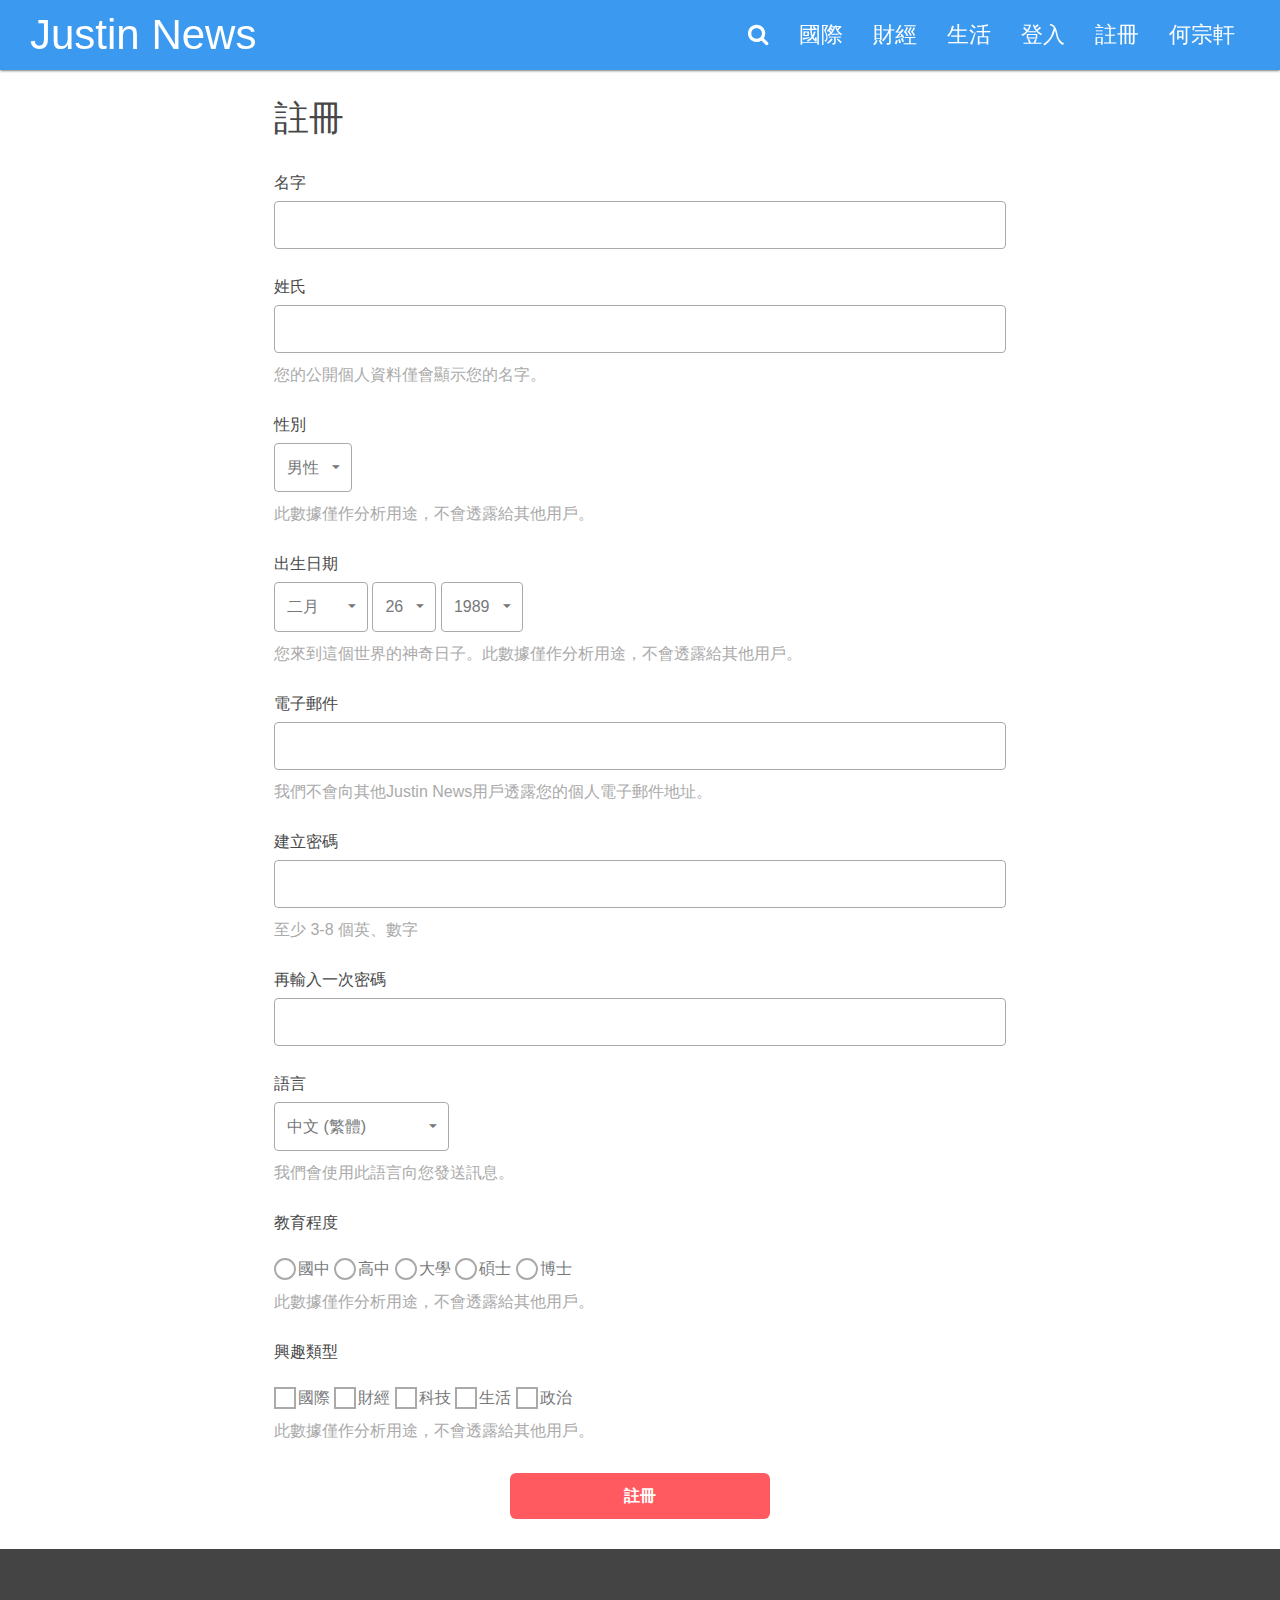
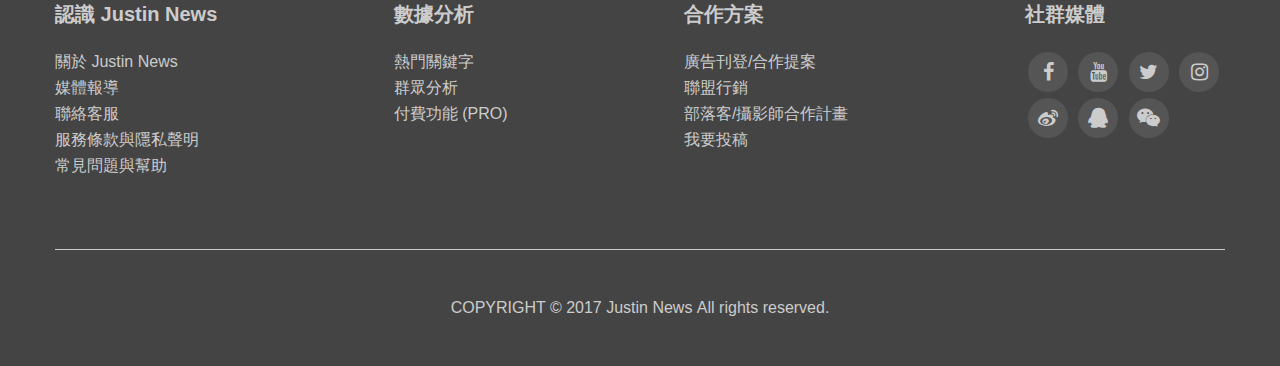
<file: signup.html>
<!DOCTYPE html>
<html>
  <head>
    <meta charset="utf-8">
    <meta lang="zh">
    <meta name="viewport" content="width=device-width, initial-scale=1.0">
    <title>Justin News</title>
    <link rel="stylesheet" href="css/reset.css">
    <link rel="stylesheet" href="css/font-awesome.min.css">
    <link rel="stylesheet" href="css/main.css">
  </head>

  <body>

    <header>
      <a class="logo" href="">Justin News</a>
      <nav>
        <!-- 搜尋按鈕 -->
        <a href="#"><i class="fa fa-search" aria-hidden="true"></i></a>
        <!-- 選單按鈕 -->
        <a class="show-in-mweb" href="#"><i class="fa fa-reorder" aria-hidden="true"></i></a>
        <a class="disable-in-mweb" href="#">國際</a>
        <a class="disable-in-mweb" href="#">財經</a>
        <a class="disable-in-mweb" href="#">生活</a>
        <a class="disable-in-mweb" href="#">登入</a>
        <a class="disable-in-mweb" href="#">註冊</a>
        <a class="disable-in-mweb" href="">何宗軒</a>
      </nav>
    </header>

    <!-- Content -->
    <div class="content">
      <div class="signup-section">
        <h1>註冊</h1>

        <div class="input-item">
          <label>名字</label>
          <input id="input-item-firstname" type="text" class="input text">
        </div>

        <div class="input-item">
          <label>姓氏</label>
          <input id="input-item-lastname" type="text" class="input text">
          <div class="input-item-tip">您的公開個人資料僅會顯示您的名字。</div>
        </div>

        <div class="input-item">
          <label>性別</label>
          <div class="selectbox">
            <select id="input-item-gender" class="input select">
              <option value="" selected="selected">男性</option>
              <option value="">女性</option>
            </select>
          </div>
          <div class="input-item-tip">此數據僅作分析用途，不會透露給其他用戶。</div>
        </div>

        <div class="input-item">
          <label>出生日期</label>
          <div class="selectbox">
            <select class="input select">
              <option value="">一月</option>
              <option value="" selected="selected">二月</option>
              <option value="">三月</option>
              <option value="">四月</option>
              <option value="">五月</option>
              <option value="">六月</option>
              <option value="">七月</option>
              <option value="">八月</option>
              <option value="">九月</option>
              <option value="">十月</option>
              <option value="">十一月</option>
              <option value="">十二月</option>
            </select>
          </div>
          <div class="selectbox">
            <select class="input select">
              <option value="">1</option>
              <option value="">2</option>
              <option value="">3</option>
              <option value="">4</option>
              <option value="">5</option>
              <option value="">6</option>
              <option value="">7</option>
              <option value="">8</option>
              <option value="">9</option>
              <option value="">10</option>
              <option value="">11</option>
              <option value="">12</option>
              <option value="">13</option>
              <option value="">14</option>
              <option value="">15</option>
              <option value="">16</option>
              <option value="">17</option>
              <option value="">18</option>
              <option value="">19</option>
              <option value="">20</option>
              <option value="">21</option>
              <option value="">22</option>
              <option value="">23</option>
              <option value="">24</option>
              <option value="">25</option>
              <option value="" selected="selected">26</option>
              <option value="">27</option>
              <option value="">28</option>
              <option value="">29</option>
              <option value="">30</option>
              <option value="">31</option>
            </select>
          </div>
          <div class="selectbox">
            <select class="input select">
              <option value="1999">1999</option>
              <option value="1998">1998</option>
              <option value="1997">1997</option>
              <option value="1996">1996</option>
              <option value="1995">1995</option>
              <option value="1994">1994</option>
              <option value="1993">1993</option>
              <option value="1992">1992</option>
              <option value="1991">1991</option>
              <option value="1990">1990</option>
              <option selected="selected" value="1989">1989</option>
              <option value="1988">1988</option>
              <option value="1987">1987</option>
              <option value="1986">1986</option>
              <option value="1985">1985</option>
              <option value="1984">1984</option>
              <option value="1983">1983</option>
              <option value="1982">1982</option>
              <option value="1981">1981</option>
              <option value="1980">1980</option>
              <option value="1979">1979</option>
              <option value="1978">1978</option>
              <option value="1977">1977</option>
              <option value="1976">1976</option>
              <option value="1975">1975</option>
              <option value="1974">1974</option>
              <option value="1973">1973</option>
              <option value="1972">1972</option>
              <option value="1971">1971</option>
              <option value="1970">1970</option>
              <option value="1969">1969</option>
              <option value="1968">1968</option>
              <option value="1967">1967</option>
              <option value="1966">1966</option>
              <option value="1965">1965</option>
              <option value="1964">1964</option>
              <option value="1963">1963</option>
              <option value="1962">1962</option>
              <option value="1961">1961</option>
              <option value="1960">1960</option>
              <option value="1959">1959</option>
              <option value="1958">1958</option>
              <option value="1957">1957</option>
              <option value="1956">1956</option>
              <option value="1955">1955</option>
              <option value="1954">1954</option>
              <option value="1953">1953</option>
              <option value="1952">1952</option>
              <option value="1951">1951</option>
              <option value="1950">1950</option>
              <option value="1949">1949</option>
              <option value="1948">1948</option>
              <option value="1947">1947</option>
              <option value="1946">1946</option>
              <option value="1945">1945</option>
              <option value="1944">1944</option>
              <option value="1943">1943</option>
              <option value="1942">1942</option>
              <option value="1941">1941</option>
              <option value="1940">1940</option>
              <option value="1939">1939</option>
              <option value="1938">1938</option>
              <option value="1937">1937</option>
              <option value="1936">1936</option>
              <option value="1935">1935</option>
              <option value="1934">1934</option>
              <option value="1933">1933</option>
              <option value="1932">1932</option>
              <option value="1931">1931</option>
              <option value="1930">1930</option>
              <option value="1929">1929</option>
              <option value="1928">1928</option>
              <option value="1927">1927</option>
              <option value="1926">1926</option>
              <option value="1925">1925</option>
              <option value="1924">1924</option>
              <option value="1923">1923</option>
              <option value="1922">1922</option>
              <option value="1921">1921</option>
              <option value="1920">1920</option>
              <option value="1919">1919</option>
              <option value="1918">1918</option>
              <option value="1917">1917</option>
            </select>
          </div>
          <div class="input-item-tip">您來到這個世界的神奇日子。此數據僅作分析用途，不會透露給其他用戶。</div>
        </div>

        <div class="input-item">
          <label>電子郵件</label>
          <input id="input-item-email" type="email" class="input text">
          <div class="input-item-tip">我們不會向其他Justin News用戶透露您的個人電子郵件地址。</div>
        </div>

        <div class="input-item">
          <label>建立密碼</label>
          <input id="input-item-password" type="password" class="input text">
          <div class="input-item-tip">至少 3-8 個英、數字</div>
        </div>

        <div class="input-item">
          <label>再輸入一次密碼</label>
          <input id="input-item-password-again" type="password" class="input text">
        </div>

        <div class="input-item">
          <label>語言</label>
          <div class="selectbox">
            <select id="input-item-language" class="input select">
              <option value="id">Bahasa Indonesia</option>
              <option value="ms">Bahasa Melayu</option>
              <option value="ca">Català</option>
              <option value="da">Dansk</option>
              <option value="de">Deutsch</option>
              <option value="en">English</option>
              <option value="es">Español</option>
              <option value="el">Eλληνικά</option>
              <option value="fr">Français</option>
              <option value="it">Italiano</option>
              <option value="hu">Magyar</option>
              <option value="nl">Nederlands</option>
              <option value="no">Norsk</option>
              <option value="pl">Polski</option>
              <option value="pt">Português</option>
              <option value="fi">Suomi</option>
              <option value="sv">Svenska</option>
              <option value="tr">Türkçe</option>
              <option value="is">Íslenska</option>
              <option value="cs">Čeština</option>
              <option value="ru">Русский</option>
              <option value="th">ภาษาไทย</option>
              <option value="zh">中文 (简体)</option>
              <option value="zh-TW" selected="selected">中文 (繁體)</option>
              <option value="ja">日本語</option>
              <option value="ko">한국어</option>
            </select>
          </div>
          <div class="input-item-tip">我們會使用此語言向您發送訊息。</div>
        </div>

        <div class="input-item">
          <label>教育程度</label>
          <div class="radiobox">
            <input id="junior-high-school" type="radio" name="education-level">
            <label for="junior-high-school">國中</label>
          </div>
          <div class="radiobox">
            <input id="high-school" type="radio" name="education-level">
            <label for="high-school">高中</label>
          </div>
          <div class="radiobox">
            <input id="university" type="radio" name="education-level">
            <label for="university">大學</label>
          </div>
          <div class="radiobox">
            <input id="master-degree" type="radio" name="education-level">
            <label for="master-degree">碩士</label>
          </div>
          <div class="radiobox">
            <input id="doctorate-degree" type="radio" name="education-level">
            <label for="doctorate-degree">博士</label>
          </div>
          <div class="input-item-tip">此數據僅作分析用途，不會透露給其他用戶。</div>
        </div>

        <div class="input-item">
          <label>興趣類型</label>
          <div class="checkbox">
            <input id="international" type="checkbox">
            <label for="international">國際</label>
          </div>
          <div class="checkbox">
            <input id="finance" type="checkbox">
            <label for="finance">財經</label>
          </div>
          <div class="checkbox">
            <input id="technology" type="checkbox">
            <label for="technology">科技</label>
          </div>
          <div class="checkbox">
            <input id="life" type="checkbox">
            <label for="life">生活</label>
          </div>
          <div class="checkbox">
            <input id="politics" type="checkbox">
            <label for="politics">政治</label>
          </div>
          <div class="input-item-tip">此數據僅作分析用途，不會透露給其他用戶。</div>
        </div>

        <div class="input-item">
          <a href="" class="custom-button">註冊</a>
        </div>

      </div>
    </div>

    <footer>
      <div class="footer-section-main">
        <div>
          <h1>認識 Justin News</h1>
          <ul>
            <li><a href="#">關於 Justin News</a></li>
            <li><a href="#">媒體報導</a></li>
            <li><a href="#">聯絡客服</a></li>
            <li><a href="#">服務條款與隱私聲明</a></li>
            <li><a href="#">常見問題與幫助</a></li>
          </ul>
        </div>
        <div>
          <h1>數據分析</h1>
          <ul>
            <li><a href="#">熱門關鍵字</a></li>
            <li><a href="#">群眾分析</a></li>
            <li><a href="#">付費功能 (PRO)</a></li>
          </ul>
        </div>
        <div>
          <h1>合作方案</h1>
          <ul>
            <li><a href="#">廣告刊登/合作提案</a></li>
            <li><a href="#">聯盟行銷</a></li>
            <li><a href="#">部落客/攝影師合作計畫</a></li>
            <li><a href="#">我要投稿</a></li>
          </ul>
        </div>
        <div>
          <h1>社群媒體</h1>
          <a href="#"><div class="button-social-media-share background-dark-gray"><i class="fa fa-facebook" aria-hidden="true"></i></div></a>
          <a href="#"><div class="button-social-media-share background-dark-gray"><i class="fa fa-youtube" aria-hidden="true"></i></div></a>
          <a href="#"><div class="button-social-media-share background-dark-gray"><i class="fa fa-twitter" aria-hidden="true"></i></div></a>
          <a href="#"><div class="button-social-media-share background-dark-gray"><i class="fa fa-instagram" aria-hidden="true"></i></div></a>
          <a href="#"><div class="button-social-media-share background-dark-gray"><i class="fa fa-weibo" aria-hidden="true"></i></div></a>
          <a href="#"><div class="button-social-media-share background-dark-gray"><i class="fa fa-qq" aria-hidden="true"></i></div></a>
          <a href="#"><div class="button-social-media-share background-dark-gray"><i class="fa fa-wechat" aria-hidden="true"></i></div></a>
        </div>
      </div>
      <div class="footer-section-legal-declaration">
        <div>COPYRIGHT © 2017 Justin News</div>
        <div>&nbsp;All rights reserved.</div>
      </div>
    </footer>

    <!-- Mobile Menu Bar -->
    <nav>
      <ul>
        <li class="menu-bar-item">
            <a href="">頻道
              <i class="fa fa-angle-down" aria-hidden="true"></i>
            </a>
          <ul class="menu-bar-inner-layer">
            <li class="menu-bar-item">
              <a href="">國際</a>
            </li>
            <li class="menu-bar-item">
              <a href="">財經</a>
            </li>
            <li class="menu-bar-item">
              <a href="">生活</a>
            </li>
          </ul>
        </li>
        <li class="menu-bar-item">
          <a href="">註冊</a>
        </li>
        <li class="menu-bar-item">
          <a href="">登入</a>
        </li>
        <li class="menu-bar-item">
          <a href="">登出</a>
        </li>
      </ul>
    </nav>

    <!-- Search Bar -->
    <div class="search-box-background">
      <div class="search-box">
        <div class="input-box custom-search-bar">
          <i class="fa fa-search" aria-hidden="true"></i>
          <input type="text" placeholder="請輸入關鍵字">
        </div>
        <div class="search-keyword-area">
          <a class="label-hot-keyword" href="">亞投行</a>
          <a class="label-hot-keyword" href="">倫敦恐攻</a>
          <a class="label-hot-keyword" href="">南海</a>
          <a class="label-hot-keyword" href="">台灣美食</a>
          <a class="label-hot-keyword" href="">川普</a>
          <a class="label-hot-keyword" href="">兩岸</a>
          <a class="label-hot-keyword" href="">薩德</a>
          <a class="label-hot-keyword" href="">出雲號</a>
        </div>
        <a href="" class="custom-button">搜尋</a>
      </div>
    </div>

    <!-- Popup Dialog Login-->
    <div class="dialog-box-background">
      <div class="dialog-box">
        <a href="" class="custom-close-dialog-button"><i class="fa fa-times fa-2x" aria-hidden="true"></i></a>
        <h1>登入</h1>
        <div class="dialog-content">
          <div>
            <div class="input-box input-box-light">
              <i class="fa fa-envelope fa-fw" aria-hidden="true"></i>
              <input type="email" placeholder="電子郵件">
            </div>
          </div>
          <div>
            <div class="input-box input-box-light">
              <i class="fa fa-lock fa-fw" aria-hidden="true"></i>
              <input type="password" placeholder="密碼">
            </div>
          </div>
          <div class="forget-password">
            <a href="">忘記密碼?</a>
          </div>
        </div>
        <a href="" class="custom-button">登入</a>
        <div class="custom-horizontal-line">
          <span>快速登入</span>
        </div>
        <a href="" class="custom-button fb-login"><i class="fa fa-facebook" aria-hidden="true"></i>Facebook</a>
      </div>
    </div>

    <!-- Popup Dialog Message -->
    <div class="dialog-box-background">
      <div class="dialog-box">
        <a href="" class="custom-close-dialog-button"><i class="fa fa-times fa-2x" aria-hidden="true"></i></a>
        <h1>註冊成功</h1>
        <div class="dialog-content">恭喜您註冊成功，成為 Justin News 的會員！<br>請點選下方按鈕登入網站，已確認帳號及密碼。</div>
        <a href="" class="custom-button">登入</a>
      </div>
    </div>

  </body>
</html>
</file>
<file: css/main.css>
@charset "UTF-8";
/* 此檔案彙整所有 scss 檔案，方便維護各個 partical scss 檔案 */
/* This setting is very important You must be learning ! */
* {
  box-sizing: border-box;
}

body {
  font-family: 'Hiragino Sans GB' ,华文细黑, STHeiti, 微软雅黑, 'Microsoft YaHei', SimHei, 'Helvetica Neue', Helvetica, Arial, sans-serif;
  color: #484848;
  -webkit-font-smoothing: antialiased;
}

a {
  color: inherit;
  text-decoration: none;
}

/* 擁有 icon 的 input 元件 */
.input-box {
  display: flex;
  flex-flow: row nowrap;
  align-items: center;
  border-radius: 4px;
  padding: 10px;
  width: 100%;
}

.input-box > i {
  margin-right: 10px;
}

.input-box > input[type=text],
.input-box > input[type=password],
.input-box > input[type=email] {
  -webkit-appearance: none;
  -moz-appearance: none;
  appearance: none;
  outline: none;
  width: 100%;
  border: 0;
  background: inherit;
  font-size: inherit;
}

.input-box-light {
  border: 1px solid #e9eff2;
  background-color: #fafafa;
  color: #9d9fa1;
}

.input-box-light > input[type=text],
.input-box-light > input[type=password],
.input-box-light > input[type=email] {
  color: #484848;
}

/* Basic Input
 *
 * support type: search
 *
 * 和 input-box 做搭配
 */
.custom-search-bar {
  border: 0;
  border-bottom: 2px solid #ccc;
  border-radius: 0;
  background: inherit;
  font-size: 1.5em;
}

/* Image Badges */
.button-social-media-share {
  display: inline-block;
  margin: 3px;
  height: 40px;
  width: 40px;
  border-radius: 25px;
  font-size: 20px;
  text-align: center;
}

.button-social-media-share i {
  line-height: 40px;
}

.background-light-gray {
  background: #dddddd;
}

.background-dark-gray {
  background: #555555;
}

.background-dark-gray:hover {
  background: rgba(255, 255, 255, 0.2);
}

/* Basic figure */
figure > img {
  display: block;
  width: 100%;
}

figure > figcaption {
  background: #eeeeee;
  padding: 10px;
  line-height: 1.25em;
  letter-spacing: .2em;
}

/* Basic Input
 *
 * support type: text、select、radiobox、checkbox
 */
/* Text */
.input-item {
  margin: 30px 0;
}

.input-item > label {
  display: block;
  margin-bottom: 10px;
}

.input {
  border: 1px solid #aaaaaa;
  color: #76787a;
  border-radius: 4px;
  background-color: #ffffff;
  appearance: none;
  -webkit-appearance: none;
  -moz-appearance: none;
}

.input:focus {
  outline: none;
  border: 1px solid purple;
}

.text {
  font-size: inherit;
  padding: 14px 12px;
  width: 100%;
}

/* Select */
.selectbox {
  position: relative;
  display: inline-block;
}

.selectbox::before {
  content: '\25bc';
  position: absolute;
  pointer-events: none;
  color: #767676;
  padding-top: 1.4em;
  right: 0;
  width: 2em;
  text-align: center;
  transform: scale(0.84, 0.42);
  -webkit-transform: scale(0.84, 0.42);
}

.select {
  font-size: inherit;
  font-family: inherit;
  line-height: 1.2em;
  padding: 14px 2em 14px 12px;
}

/* Radio Box */
.radiobox {
  display: inline-block;
}

.radiobox > input[type=radio] {
  display: none;
}

.radiobox > label {
  position: relative;
  display: inline-block;
  color: #76787a;
  cursor: pointer;
  padding-left: 1.5em;
  line-height: 22px;
}

.radiobox > label::before {
  content: '';
  position: absolute;
  height: 18px;
  width: 18px;
  -webkit-border-radius: 1em;
  -moz-border-radius: 1em;
  border-radius: 1em;
  border: 2px solid #aaaaaa;
  cursor: pointer;
  top: 0;
  left: 0;
}

.radiobox > input[type=radio]:checked + label::after {
  content: '';
  position: absolute;
  height: 18px;
  width: 18px;
  -webkit-border-radius: .8em;
  -moz-border-radius: .8em;
  border-radius: .8em;
  top: 0;
  left: 0;
  background-color: #3b99f0;
  border: 2px solid #3b99f0;
  -webkit-transform: scale(0.65);
  transform: scale(0.65);
}

/* Check Box */
.checkbox {
  display: inline-block;
}

.checkbox > input[type=checkbox] {
  display: none;
}

.checkbox > label {
  position: relative;
  display: inline-block;
  color: #76787a;
  cursor: pointer;
  padding-left: 1.5em;
  line-height: 22px;
}

.checkbox > label::before {
  content: '';
  position: absolute;
  height: 18px;
  width: 18px;
  border: 2px solid #aaaaaa;
  cursor: pointer;
  top: 0;
  left: 0;
}

.checkbox > input[type=checkbox]:checked + label::before {
  background-color: #3b99f0;
  border: 2px solid #3b99f0;
}

.checkbox > input[type=checkbox]:checked + label::after {
  content: '';
  position: absolute;
  top: 1px;
  left: 1px;
  width: 4px;
  height: 12px;
  border-top: 2px solid transparent;
  border-left: 2px solid transparent;
  border-right: 2px solid #fff;
  border-bottom: 2px solid #fff;
  -webkit-transform: rotate(37deg);
  transform: rotate(37deg);
  -webkit-transform-origin: bottom right;
  transform-origin: bottom right;
}

/* Dialog Modal
 *
 * type: search
 **/
.search-box-background {
  display: none;
  position: fixed;
  z-index: 2;
  width: 100%;
  top: 70px;
  overflow-y: auto;
}

@media (max-width: 768px) {
  .search-box-background {
    height: calc(100% - 70px);
  }
}

.search-box {
  position: relative;
  margin: 0 auto;
  padding: 0 30px 40px;
  background: #ffffff;
  width: 100%;
  max-width: 500px;
}

.search-keyword-area {
  margin: 50px 0;
  font-size: 1.25em;
}

.label-hot-keyword {
  background: rgba(215, 215, 215, 0.5);
  color: #777777;
  border-radius: 20px;
  padding: 10px;
  display: inline-block;
  margin-bottom: 15px;
}

.label-hot-keyword:hover {
  background: rgba(215, 215, 215, 0.3);
}

/* Pagination */
.pagination > h1 {
  text-align: center;
  margin-bottom: 20px;
}

.pagination_container {
  display: flex;
  flex-flow: row wrap;
  max-width: 400px;
  margin: 0 auto;
}

.pagination_container > a {
  border: 1px solid #e2e2e2;
  background: #ffffff;
  color: #9f9b9b;
  padding: 12px 16px;
  margin: -1px 0 0 -1px;
}

.pagination_container > a:hover {
  background: #f5f5f5;
}

.pagination_container > a:first-child {
  border-radius: 8px 0 0 8px;
}

.pagination_container > a:last-child {
  border-radius: 0 8px 8px 0;
}

.pagination_container .pagination_active {
  background: rgba(59, 153, 240, 0.7);
  color: #ffffff;
}

.pagination_container .pagination_active:hover {
  background: rgba(59, 153, 240, 0.7);
  color: #ffffff;
  cursor: not-allowed;
}

/* Dialog Modal
 *
 * type: login
 *
 * Note: Dialog 彈出時，body 要調整 overflow，才不會讓背景一直被滑動 */
.dialog-box-background {
  display: none;
  width: 100%;
  height: 100%;
  overflow-y: auto;
  background-color: rgba(0, 0, 0, 0.5);
  position: fixed;
  top: 70px;
}

@media (max-width: 768px) {
  .dialog-box-background {
    height: calc(100% - 70px);
  }
}

.dialog-box {
  background: #ffffff;
  max-width: 500px;
  border-radius: 10px;
  text-align: center;
  padding: 15px 20px;
}

@media (max-width: 768px) {
  .dialog-box {
    margin: 10px;
  }
}

@media (min-width: 768px) {
  .dialog-box {
    position: relative;
    background: #ffffff;
    max-width: 500px;
    width: 100%;
    border-radius: 10px;
    text-align: center;
    padding: 15px 20px;
    top: 50%;
    left: 50%;
      /* calc(-50%, - 35px) The 35px equal height of header divided by 2*/
    transform: translate(-50%, calc(-50% - 35px));
  }
}

.custom-close-dialog-button {
  display: block;
  text-align: right;
}

.dialog-box > h1 {
  font-size: 30px;
  padding-bottom: 30px;
  border-bottom: 3px solid #ff5a5f;
}

.dialog-content {
  line-height: 30px;
  margin: 30px 0;
}

.dialog-content > div {
  margin: 20px 0;
}

.forget-password {
  text-align: right;
  font-size: .875em;
}

/* Basic Button */
.custom-button {
  display: block;
  text-align: center;
  color: #ffffff;
  background: #ff5a5f;
  width: 100%;
  border-radius: 6px;
  padding: 15px 12px;
  font-weight: bold;
}

/* Button Themes
 *
 * style: Facebook
 */
.fb-login {
  max-width: 180px;
  background: #31589c;
  margin: 0 auto;
}

.fb-login > i {
  padding: 0 10px;
}

/* Text Horizontal Line */
.custom-horizontal-line {
  position: relative;
  border-bottom: 1px solid #dadada;
  margin: 30px 0;
}

.custom-horizontal-line > span {
  position: relative;
  top: 7px;
  background: #ffffff;
  padding: 0 20px;
  color: #c7cbcd;
}

/* News Feed */
.news-feed-title {
  font-size: 1.2em;
  background: #eeeeee;
  padding: 10px;
}

.news-feed-title:nth-of-type(1) {
  border-left: 3px solid #d96383;
}

.news-feed-title:nth-of-type(2) {
  border-left: 3px solid #717ecd;
}

.news-feed > li {
  padding: 10px 0;
  margin: 10px;
  border-bottom: 1px solid #ccc;
  letter-spacing: .1em;
  line-height: 1.4em;
  font-size: 1.1em;
}

.news-feed > li:last-child {
  border: 0;
}

/* Mobile Menu Bar */
body > nav {
  display: none;
}

@media (max-width: 768px) {
  body > nav {
    display: none;
    height: calc(100% - 70px);
    position: fixed;
    z-index: 3;
    width: 100%;
    top: 0;
    margin-top: 70px;
    overflow-y: auto;
    background: #3b99f0;
    color: #ffffff;
    font-size: 1.5em;
  }
}

@media (max-width: 768px) {
  .menu-bar-item a {
    display: block;
    padding: 20px 30px;
  }

  .menu-bar-inner-layer a {
    padding-left: 50px;
    background: #1e6098;
  }
}

@media (max-width: 768px) {
  .disable-in-mweb {
    display: none;
  }
}

@media (min-width: 768px) {
  .show-in-mweb {
    display: none;
  }
}

header {
  padding: 0 30px;
  background: #3b99f0;
  color: #ffffff;
  height: 70px;
  line-height: 70px;
  position: fixed;
  z-index: 1;
  width: 100%;
  box-shadow: 0 0 3px rgba(0, 0, 0, 0.9);
}

.logo {
  display: inline-block;
  float: left;
}

@media (max-width: 768px) {
  .logo {
    font-size: 1.375em;
  }
}

@media (min-width: 768px) {
  .logo {
    font-size: 2.625em;
  }
}

header > nav {
  float: right;
  display: flex;
  flex-flow: row nowrap;
  justify-content: space-around;
  font-size: 1.4em;
}

header > nav a {
  padding: 0 15px;
}

header > nav a:hover {
  background: rgba(255, 255, 255, 0.2);
}

footer {
  padding-top: 30px;
  background: #444444;
  color: #cccccc;
}

footer h1 {
  font-size: 20px;
  font-weight: bold;
  padding: 25px 0;
}

footer li {
  padding: 5px 0;
}

@media (max-width: 768px) {
  .footer-section-main {
    display: flex;
    flex-flow: column nowrap;
    justify-content: center;
    align-items: center;
    text-align: center;
  }
}

@media (min-width: 768px) {
  .footer-section-main {
    display: flex;
    flex-flow: row nowrap;
    justify-content: space-between;
    max-width: 1170px;
    margin: 0 auto;
  }
}

@media (max-width: 768px) {
  .footer-section-legal-declaration {
    display: flex;
    flex-flow: column wrap;
    align-items: center;
    padding: 50px 0;
    margin-top: 70px;
    border-top: 1px solid #cccccc;
  }
}

@media (min-width: 768px) {
  .footer-section-legal-declaration {
    display: flex;
    flex-flow: row nowrap;
    justify-content: center;
    max-width: 1170px;
    margin: 0 auto;
    padding: 50px 0;
    margin-top: 70px;
    border-top: 1px solid #cccccc;
  }
}

.footer-section-main > div {
  max-width: 200px;
}

/* 以下為各頁面框架，共同用到的樣式 */
@media (max-width: 768px) {
  .content {
    padding: 70px 0 0;
  }
}

@media (min-width: 768px) {
  .content {
    padding: 70px 30px 0;
  }
}

/* 以下為各頁面框架的樣式 */
.index-section {
  margin-bottom: 70px;
}

@media (min-width: 768px) {
  .index-section {
    margin: 30px 6% 0;
  }
}

.index-section > h2 {
  margin: 0 15px 30px;
  padding-top: 30px;
  font-size: 2em;
  border-top: 2px solid #eeeeee;
}

.news-list {
  font-size: 1.3em;
}

.news-list img {
  display: block;
  width: 100%;
  height: 100%;
}

@media (max-width: 768px) {
  .news-list {
    display: flex;
    flex-flow: column wrap;
    justify-content: space-between;
  }
}

@media (min-width: 768px) {
  .news-list {
    display: flex;
    flex-flow: row wrap;
    justify-content: space-between;
  }
}

.news-list-figcaption {
  padding: 10px;
  line-height: 1.5em;
}

@media (min-width: 768px) {
  .row-2 {
    width: 50%;
    padding: 0 15px;
  }
}

@media (min-width: 768px) {
  .row-2 * div.news-list-figcaption {
    font-size: 1.8em;
  }
}

@media (min-width: 768px) {
  .row-2 img {
    max-height: 300px;
  }
}

@media (min-width: 768px) {
  .row-3 {
    width: 33.3%;
    padding: 15px;
  }
}

@media (min-width: 768px) {
  .row-3 img {
    max-height: 250px;
  }
}

/* slider bar is below this comment */
@media (max-width: 768px) {
  .slider-bar-image-clip-box {
    width: 100%;
    max-width: 100%;
  }
}

@media (min-width: 768px) {
  .slider-bar-image-clip-box {
    width: 100%;
    max-width: 100%;
    max-height: 600px;
    overflow: hidden;
  }
}

@media (max-width: 768px) {
  .slider-bar-title {
    padding: 10px;
    font-size: 1.3em;
    line-height: 1.5em;
  }
}

@media (min-width: 768px) {
  .slider-bar-title {
    box-shadow: 0 0 8px 1px rgba(0, 0, 0, 0.2);
    font-size: 2.4em;
    font-weight: bold;
    line-height: 1.5em;
    padding: 20px;
    border-radius: 5px;
    background: #ffffff;
    margin: 0 7%;
    position: relative;
    bottom: 80px;
  }
}

.slider-bar-image-clip-box > img {
  display: block;
  width: 100%;
}

@media (min-width: 768px) {
  .article-section-wrapper {
    display: flex;
    flex-flow: row wrap;
  }
}

.article-section:nth-of-type(1) {
  margin-top: 40px;
  text-align: justify;
}

@media (min-width: 768px) {
  .article-section:nth-of-type(1) {
    width: 70%;
    order: 1;
  }
}

.article-section:nth-of-type(1) > h1 {
  font-size: 2.2em;
  font-weight: bold;
  line-height: 1.2em;
  padding-bottom: 40px;
  border-bottom: 1px solid #eeeeee;
}

.article-info-and-share {
  margin: 20px 0;
  display: flex;
  flex-flow: row wrap;
  align-items: center;
  justify-content: space-between;
}

@media (max-width: 768px) {
  .article-info-and-share > div:first-child {
    margin-bottom: 10px;
  }
}

@media (max-width: 768px) {
  .article-content {
    margin: 40px 0 0;
  }
}

@media (min-width: 768px) {
  .article-content {
    margin: 40px 7% 0;
  }
}

.article-content > p {
  font-size: 1.4em;
  line-height: 1.25em;
  letter-spacing: .2em;
}

.article-content > h3 {
  margin: 30px 0;
  font-size: 1.4em;
  font-weight: bold;
}

.article-section:nth-of-type(2) {
  margin: 100px 0;
}

@media (min-width: 768px) {
  .article-section:nth-of-type(2) {
    order: 3;
  }
}

.article-section:nth-of-type(2) > h1 {
  text-align: center;
  margin: 0 15px;
  padding: 50px 0;
  border-top: 1px solid #eeeeee;
  font-weight: bold;
  font-size: 24px;
}

@media (max-width: 768px) {
  .article-section:nth-of-type(1),
  .article-section:nth-of-type(3) {
    padding: 0 10px;
  }
}

@media (min-width: 768px) {
  .article-section:nth-of-type(3) {
    width: calc(30% - 80px);
    margin-top: 40px;
    margin-left: 80px;
    order: 2;
  }
}

@media (max-width: 768px) {
  .channel-section-wrapper {
    padding: 0 10px;
  }
}

@media (min-width: 768px) {
  .channel-section-wrapper {
    display: flex;
    flex-flow: row wrap;
  }
}

@media (min-width: 768px) {
  .channel-section:nth-of-type(1) {
    width: 70%;
  }
}

@media (max-width: 768px) {
  .channel-section:nth-of-type(2) {
    display: none;
  }
}

@media (min-width: 768px) {
  .channel-section:nth-of-type(2) {
    width: calc(30% - 80px);
    margin-left: 80px;
  }
}

.channel-section:nth-of-type(3) {
  width: 100%;
  margin: 50px 0;
}

.channel-title {
  text-align: center;
  font-size: 2.2em;
  font-weight: bold;
  margin-top: 40px;
  border-bottom: 1px solid #eeeeee;
  padding-bottom: 40px;
}

@media (min-width: 768px) {
  .channel-title {
    margin: 40px 0 20px;
  }
}

.channel-list {
  margin-bottom: 50px;
  font-size: .9em;
  line-height: 1.25em;
  letter-spacing: .1em;
}

@media (min-width: 768px) {
  .channel-list {
    margin-bottom: 50px;
    font-size: 1.4em;
  }
}

@media (min-width: 768px) {
  .channel-list > li:nth-child(1) {
    flex-flow: column nowrap;
    padding: 0 0 15px;
  }
}

@media (min-width: 768px) {
  .channel-list > li:nth-child(1) > .channel-photo {
    height: inherit;
    max-width: inherit;
    margin-right: 0;
  }
}

@media (min-width: 768px) {
  .channel-list > li:nth-child(1) > .channel-photo img {
    margin-left: 0;
  }
}

@media (min-width: 768px) {
  .channel-list > li:nth-child(1) > .channel-description > a:nth-child(2) {
    display: none;
  }
}

@media (min-width: 768px) {
  .channel-list > li:nth-child(1) > .channel-description * {
    margin: 15px 0;
  }
}

.channel-item {
  display: flex;
  flex-flow: row nowrap;
  border-bottom: 1px solid #ff5a5f;
  padding: 15px 0;
}

@media (max-width: 768px) {
  .channel-box {
    padding: 0 10px;
  }
}

.channel-photo {
  overflow: hidden;
  margin-right: 10px;
}

@media (max-width: 768px) {
  .channel-photo {
    min-width: 90px;
    height: 90px;
  }
}

@media (min-width: 768px) {
  .channel-photo {
    min-width: 300px;
    max-width: 300px;
    height: 300px;
  }
}

@media (max-width: 768px) {
  .channel-photo > img {
    max-height: 100%;
    margin-left: -25%;
  }
}

@media (min-width: 768px) {
  .channel-photo > img {
    max-height: 100%;
    margin-left: -25%;
  }
}

.channel-description {
  display: flex;
  flex-flow: column nowrap;
  justify-content: space-between;
}

.channel-description > a:nth-child(1) {
  display: block;
  font-size: 1.2em;
  font-weight: bold;
  line-height: 1.25em;
  max-height: 2.5em;
  overflow: hidden;
}

.channel-description > a:nth-child(2) {
  line-height: inherit;
  max-height: 2.5em;
  overflow: hidden;
}

@media (max-width: 768px) {
  .channel-description > a:nth-child(2) {
    display: none;
  }
}

@media (min-width: 768px) {
  .channel-description > a:nth-child(2) {
    display: block;
    line-height: 1.6em;
    max-height: 6.4em;
    overflow: hidden;
  }
}

.author {
  color: #ff5a5f;
}

@media (max-width: 768px) {
  .signup-section {
    margin: 30px 10px;
  }
}

@media (min-width: 768px) {
  .signup-section {
    margin: 30px 20%;
  }
}

.signup-section > h1 {
  font-size: 2.2em;
  margin-bottom: 40px;
}

.signup-section .custom-button {
  width: 260px;
  margin: 0 auto;
}

.signup-section .radiobox,
.signup-section .checkbox {
  margin-top: 17px;
}

.input-item-tip {
  font-size: 16px;
  line-height: 1.5em;
  margin-top: 10px;
  color: #aaaaaa;
}
</file>
